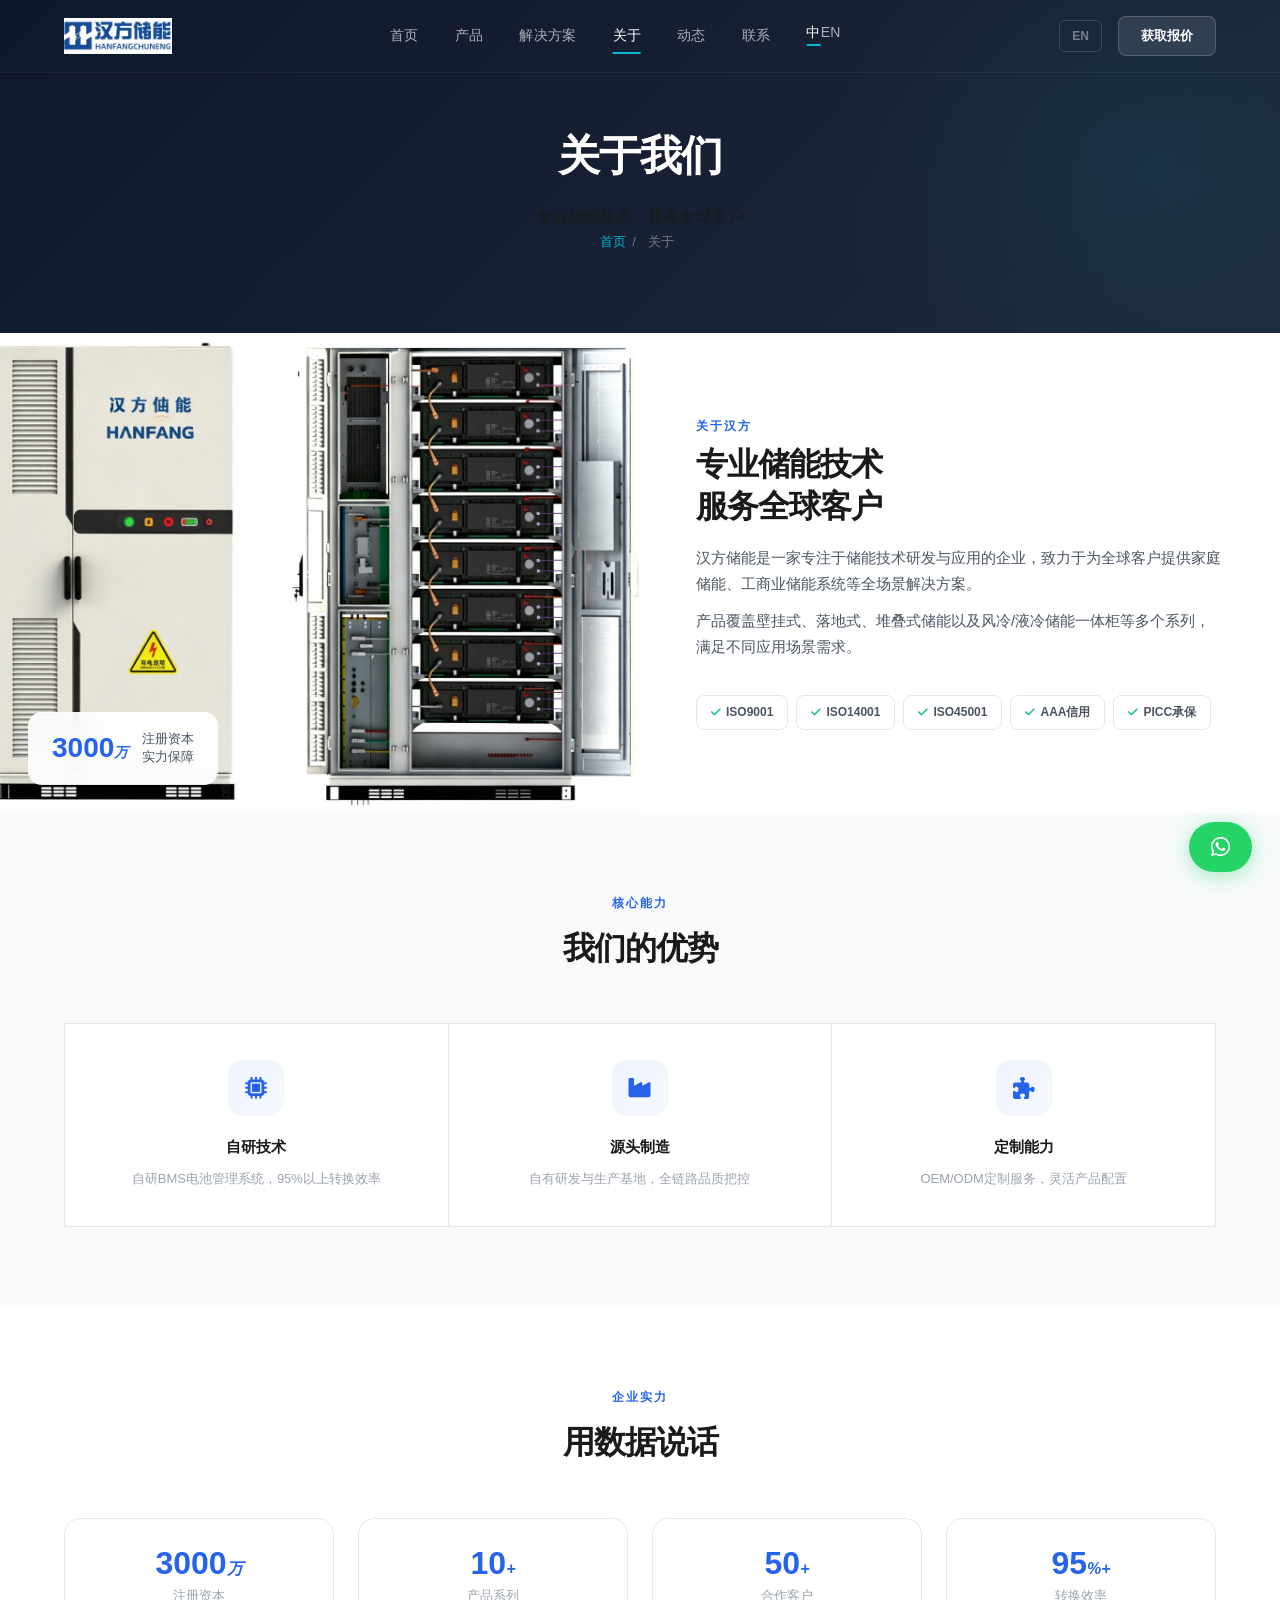
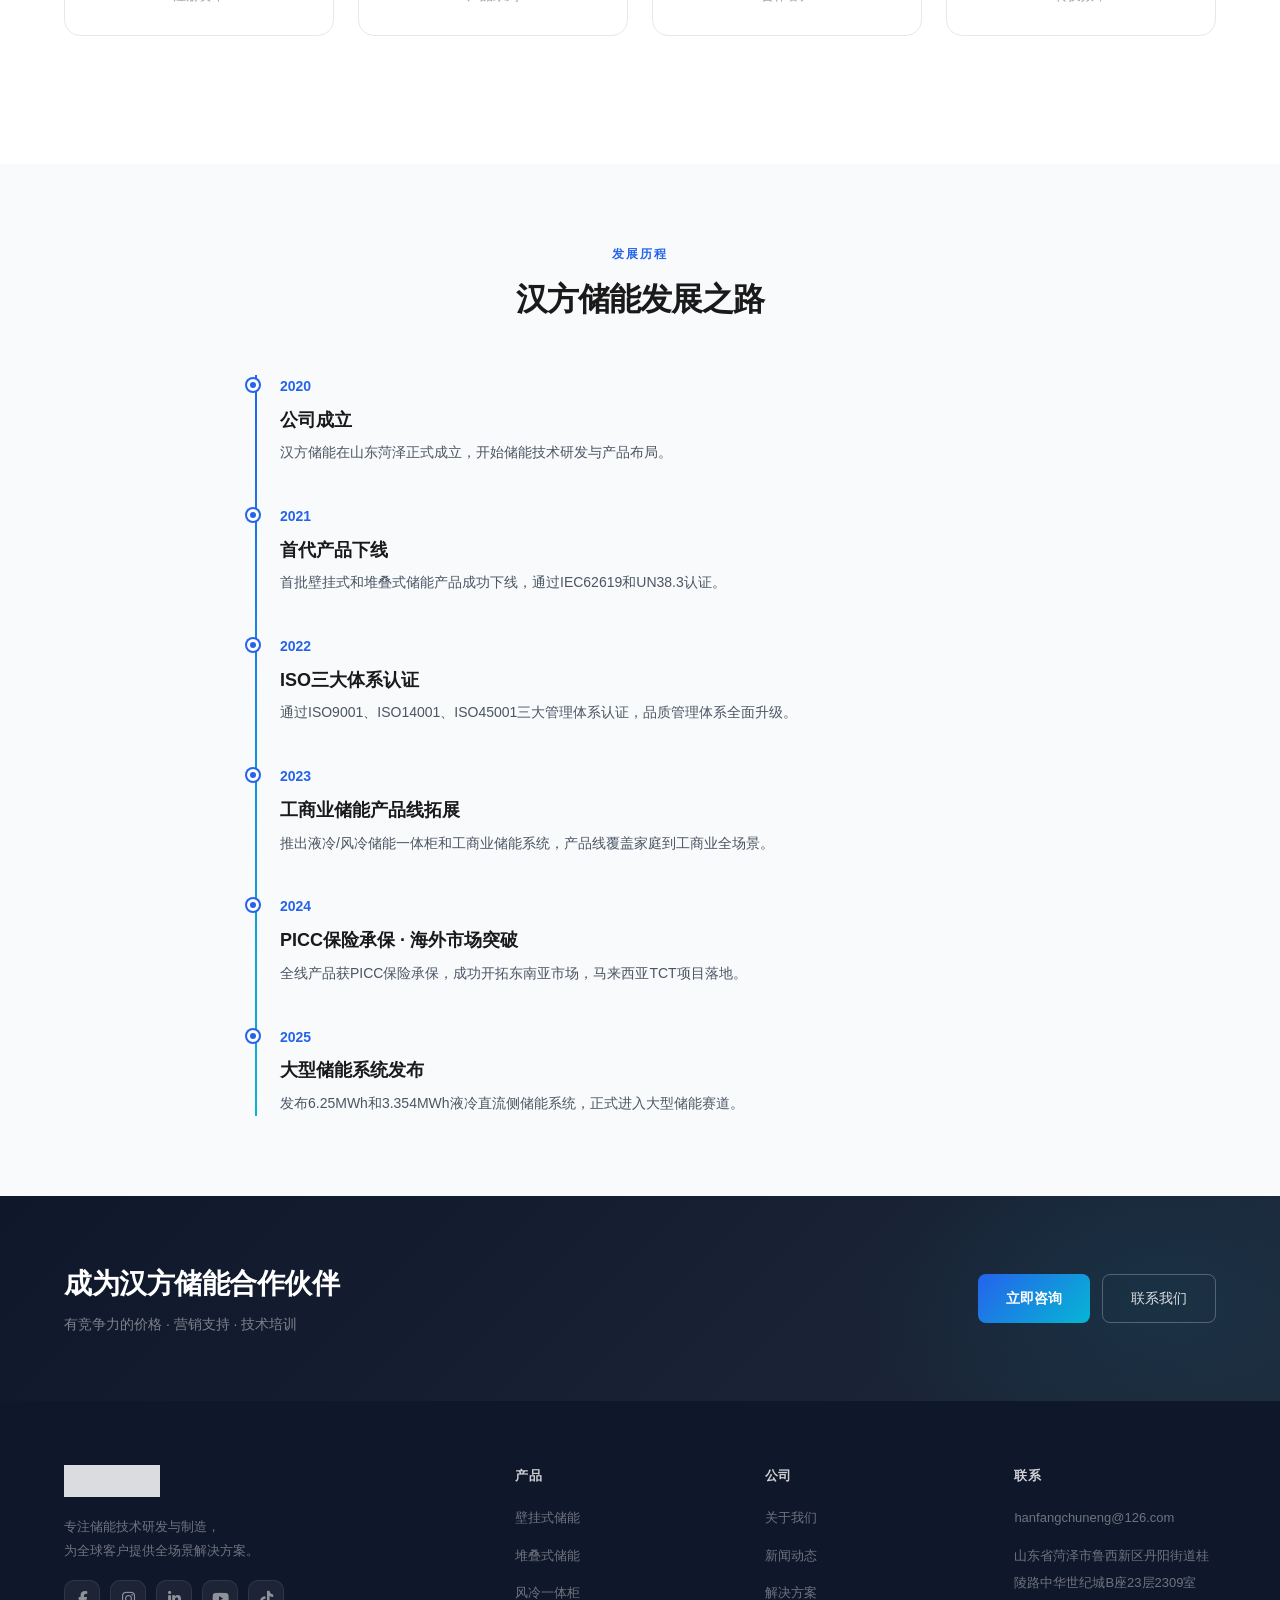
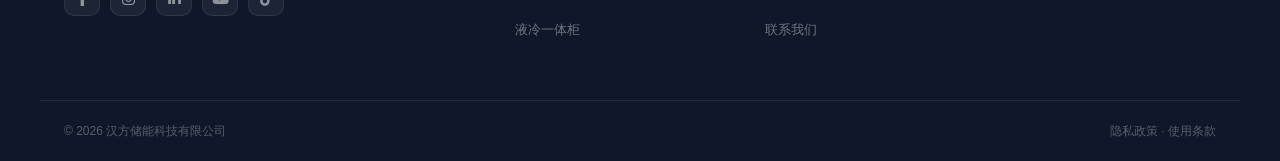
<file: about.html>
<!DOCTYPE html>
<html lang="zh-CN" data-zh-title="关于我们 - 汉方储能" data-en-title="About Us - Hanfang Energy">
<head>
  <meta charset="UTF-8">
  <meta name="viewport" content="width=device-width, initial-scale=1.0">
  <title>关于汉方储能 - 储能系统研发制造商 | ISO9001认证</title>
  <meta name="description" content="汉方储能专注储能技术研发，自有生产基地，3000万注册资本，ISO9001/14001/45001三大体系认证，PICC保险承保。">
  <meta property="og:title" content="关于汉方储能 - 储能系统研发制造商">
  <meta property="og:description" content="汉方储能专注储能技术研发，自有生产基地，3000万注册资本，ISO9001/14001/45001三大体系认证。">
  <meta property="og:image" content="https://www.hanfangenergy.com/images/logo.png">
  <meta property="og:type" content="website">
  <link rel="icon" type="image/png" href="images/logo.png">
  <link rel="alternate" hreflang="zh-CN" href="https://www.hanfangenergy.com/about.html">
  <link rel="alternate" hreflang="en" href="https://www.hanfangenergy.com/en/about.html">
  <link rel="canonical" href="https://www.hanfangenergy.com/about.html">
  <link rel="stylesheet" href="https://cdnjs.cloudflare.com/ajax/libs/font-awesome/6.5.1/css/all.min.css" integrity="sha512-DTOQO9RWCH3ppGqcWaEA1BIZOC6xxalwEsw9c2QQeAIftl+Vegovlnee1c9QX4TctnWMn13TZye+giMm8e2LwA==" crossorigin="anonymous" referrerpolicy="no-referrer">
  <link href="https://fonts.googleapis.cn/css2?family=Inter:wght@300;400;500;600;700;800;900&family=Noto+Sans+SC:wght@300;400;500;700;900&display=swap" rel="stylesheet">
  <link rel="stylesheet" href="css/common.css">
  <style>
    .about-split{display:grid;grid-template-columns:1fr 1fr}
    .about-photo{position:relative;min-height:480px;overflow:hidden}.about-photo img{width:100%;height:100%;object-fit:cover}
    .about-badge{position:absolute;bottom:28px;left:28px;background:rgba(255,255,255,.92);backdrop-filter:blur(12px);padding:18px 24px;border-radius:14px;display:flex;align-items:center;gap:14px}
    .about-badge .n{font-size:28px;font-weight:800;color:var(--accent);line-height:1}.about-badge .n i{font-size:14px;font-weight:600}
    .about-badge .t{font-size:13px;color:var(--ink-2);font-weight:500;line-height:1.4}
    .about-txt{padding:64px 56px;display:flex;flex-direction:column;justify-content:center;background:var(--bg)}
    .about-txt h2{font-size:32px;font-weight:800;line-height:1.3;margin-bottom:18px;letter-spacing:-1px}
    .about-txt p{font-size:15px;color:var(--ink-2);margin-bottom:12px}
    .about-certs{display:flex;gap:8px;margin-top:24px;flex-wrap:wrap}
    .cert-b{font-size:12px;font-weight:600;color:var(--ink-2);border:1px solid var(--border);padding:6px 14px;border-radius:8px;display:flex;align-items:center;gap:5px}.cert-b i{color:#10b981;font-size:11px}
    .icon-grid{display:grid;grid-template-columns:repeat(3,1fr);gap:1px;background:var(--border);border:1px solid var(--border)}
    .icon-box{background:var(--bg);padding:36px 24px;text-align:center}.icon-box .ic{width:56px;height:56px;background:linear-gradient(135deg,rgba(37,99,235,.08),rgba(37,99,235,.04));border-radius:14px;display:flex;align-items:center;justify-content:center;margin:0 auto 18px}.icon-box .ic i{font-size:22px;color:var(--accent)}.icon-box h3{font-size:15px;font-weight:700;margin-bottom:8px}.icon-box p{font-size:13px;color:var(--ink-3);line-height:1.7}
    .timeline{position:relative;max-width:800px;margin:0 auto;padding-left:40px}.timeline::before{content:'';position:absolute;left:15px;top:0;bottom:0;width:2px;background:linear-gradient(180deg,var(--accent),var(--cyan))}.tl-item{position:relative;margin-bottom:40px}.tl-item:last-child{margin-bottom:0}.tl-dot{position:absolute;left:-33px;top:4px;width:12px;height:12px;border-radius:50%;background:var(--accent);border:3px solid var(--bg);box-shadow:0 0 0 2px var(--accent)}.tl-year{font-size:14px;font-weight:700;color:var(--accent);margin-bottom:6px}.tl-item h3{font-size:18px;font-weight:700;margin-bottom:6px}.tl-item p{font-size:14px;color:var(--ink-2);line-height:1.7}
    .stats-row{display:grid;grid-template-columns:repeat(4,1fr);gap:24px;margin-bottom:48px}.stat-card{text-align:center;padding:28px 16px;background:var(--bg);border-radius:16px;border:1px solid var(--border);transition:all .3s}.stat-card:hover{border-color:var(--accent);box-shadow:0 8px 24px rgba(37,99,235,.08)}.stat-card .n{font-size:32px;font-weight:800;color:var(--accent);line-height:1;margin-bottom:6px}.stat-card .l{font-size:13px;color:var(--ink-3);font-weight:500}
    @media(max-width:1024px){.about-split{grid-template-columns:1fr}.about-photo{min-height:300px}.about-txt{padding:48px 32px}.icon-grid{grid-template-columns:repeat(2,1fr)}.stats-row{grid-template-columns:repeat(2,1fr)}}
    @media(max-width:768px){.about-txt{padding:28px 16px}.about-txt h2{font-size:24px}.about-txt p{font-size:14px}.icon-grid{grid-template-columns:1fr;gap:12px}.icon-box{padding:24px 16px}.stats-row{grid-template-columns:repeat(2,1fr);gap:10px}.stat-card{padding:20px 12px}.stat-card .n{font-size:26px}.timeline{padding-left:28px}.timeline-item{padding-left:20px}.timeline-item h3{font-size:16px}}
  </style>
</head>
<body>
  <header class="hd" id="hd">
    <div class="hd-in">
      <a href="index.html" class="hd-logo"><img src="images/logo.png" alt="汉方储能"></a>
      <nav class="hd-nav">
        <a href="index.html" data-zh="首页" data-en="Home">首页</a>
        <a href="products.html" data-zh="产品" data-en="Products">产品</a>
        <a href="solutions.html" data-zh="解决方案" data-en="Solutions">解决方案</a>
        <a href="about.html" class="on" data-zh="关于" data-en="About">关于</a>
        <a href="news.html" data-zh="动态" data-en="News">动态</a>
        <a href="contact.html" data-zh="联系" data-en="Contact">联系</a>
        <div class="mob-lang"><a href="about.html" class="on">中</a><a href="en/about.html">EN</a></div>
      </nav>
      <div class="hd-r">
        <div class="lang-sw"><a href="en/about.html" class="lang-btn">EN</a></div>
        <a href="contact.html" class="hd-cta" data-zh="获取报价" data-en="Get Quote">获取报价</a>
      </div>
      <button class="mob-tog"><i class="fas fa-bars"></i></button>
    </div>
  </header>

  <section class="page-hero">
    <div class="mw">
      <h1 data-zh="关于我们" data-en="About Us">关于我们</h1>
      <p data-zh="专业储能技术，服务全球客户" data-en="Professional energy storage for global customers">专业储能技术，服务全球客户</p>
      <div class="breadcrumb"><a href="index.html" data-zh="首页" data-en="Home">首页</a><span>/</span><span data-zh="关于" data-en="About">关于</span></div>
    </div>
  </section>

  <section class="sec" style="padding:0">
    <div class="about-split">
      <div class="about-photo fade">
        <img src="images/img-liquid-dc.png" alt="汉方储能">
        <div class="about-badge">
          <div class="n">3000<i>万</i></div>
          <div class="t" data-zh="注册资本<br>实力保障" data-en="Registered Capital<br>Strength Guarantee">注册资本<br>实力保障</div>
        </div>
      </div>
      <div class="about-txt fade">
        <div class="sec-lbl" data-zh="关于汉方" data-en="About Hanfang">关于汉方</div>
        <h2 data-zh="专业储能技术<br>服务全球客户" data-en="Professional ESS<br>For Global Customers">专业储能技术<br>服务全球客户</h2>
        <p data-zh="汉方储能是一家专注于储能技术研发与应用的企业，致力于为全球客户提供家庭储能、工商业储能系统等全场景解决方案。" data-en="Hanfang Energy is focused on energy storage R&D, providing residential and C&I energy storage solutions for global customers.">汉方储能是一家专注于储能技术研发与应用的企业，致力于为全球客户提供家庭储能、工商业储能系统等全场景解决方案。</p>
        <p data-zh="产品覆盖壁挂式、落地式、堆叠式储能以及风冷/液冷储能一体柜等多个系列，满足不同应用场景需求。" data-en="Products cover wall-mounted, floor-standing, stackable ESS, and air/liquid-cooled cabinets for various applications.">产品覆盖壁挂式、落地式、堆叠式储能以及风冷/液冷储能一体柜等多个系列，满足不同应用场景需求。</p>
        <div class="about-certs">
          <span class="cert-b"><i class="fas fa-check"></i> ISO9001</span>
          <span class="cert-b"><i class="fas fa-check"></i> ISO14001</span>
          <span class="cert-b"><i class="fas fa-check"></i> ISO45001</span>
          <span class="cert-b"><i class="fas fa-check"></i> <span data-zh="AAA信用" data-en="AAA Credit">AAA信用</span></span>
          <span class="cert-b"><i class="fas fa-check"></i> <span data-zh="PICC承保" data-en="PICC Insured">PICC承保</span></span>
        </div>
      </div>
    </div>
  </section>

  <section class="sec sec-soft">
    <div class="mw">
      <div style="text-align:center;margin-bottom:48px" class="fade">
        <div class="sec-lbl" data-zh="核心能力" data-en="Capabilities">核心能力</div>
        <h2 style="font-size:32px;font-weight:800;letter-spacing:-1px" data-zh="我们的优势" data-en="Our Strengths">我们的优势</h2>
      </div>
      <div class="icon-grid fade">
        <div class="icon-box">
          <div class="ic"><i class="fas fa-microchip"></i></div>
          <h3 data-zh="自研技术" data-en="In-house R&D">自研技术</h3>
          <p data-zh="自研BMS电池管理系统，95%以上转换效率" data-en="Proprietary BMS, 95%+ conversion efficiency">自研BMS电池管理系统，95%以上转换效率</p>
        </div>
        <div class="icon-box">
          <div class="ic"><i class="fas fa-industry"></i></div>
          <h3 data-zh="源头制造" data-en="Manufacturing">源头制造</h3>
          <p data-zh="自有研发与生产基地，全链路品质把控" data-en="Own R&D and production base, full quality control">自有研发与生产基地，全链路品质把控</p>
        </div>
        <div class="icon-box">
          <div class="ic"><i class="fas fa-puzzle-piece"></i></div>
          <h3 data-zh="定制能力" data-en="OEM/ODM">定制能力</h3>
          <p data-zh="OEM/ODM定制服务，灵活产品配置" data-en="OEM/ODM services, flexible product configuration">OEM/ODM定制服务，灵活产品配置</p>
        </div>
      </div>
    </div>
  </section>

  <section class="sec">
    <div class="mw">
      <div style="text-align:center;margin-bottom:48px" class="fade">
        <div class="sec-lbl" data-zh="企业实力" data-en="Company Strength">企业实力</div>
        <h2 style="font-size:32px;font-weight:800;letter-spacing:-1px" data-zh="用数据说话" data-en="Numbers That Matter">用数据说话</h2>
      </div>
      <div class="stats-row fade">
        <div class="stat-card"><div class="n">3000<i style="font-size:16px;font-weight:600">万</i></div><div class="l" data-zh="注册资本" data-en="Registered Capital">注册资本</div></div>
        <div class="stat-card"><div class="n">10<i style="font-size:16px;font-weight:600">+</i></div><div class="l" data-zh="产品系列" data-en="Product Lines">产品系列</div></div>
        <div class="stat-card"><div class="n">50<i style="font-size:16px;font-weight:600">+</i></div><div class="l" data-zh="合作客户" data-en="Partners">合作客户</div></div>
        <div class="stat-card"><div class="n">95<i style="font-size:16px;font-weight:600">%+</i></div><div class="l" data-zh="转换效率" data-en="Efficiency">转换效率</div></div>
      </div>
    </div>
  </section>

  <section class="sec sec-soft">
    <div class="mw">
      <div style="text-align:center;margin-bottom:48px" class="fade">
        <div class="sec-lbl" data-zh="发展历程" data-en="Milestones">发展历程</div>
        <h2 style="font-size:32px;font-weight:800;letter-spacing:-1px" data-zh="汉方储能发展之路" data-en="Our Journey">汉方储能发展之路</h2>
      </div>
      <div class="timeline fade">
        <div class="tl-item">
          <div class="tl-dot"></div>
          <div class="tl-year">2020</div>
          <h3 data-zh="公司成立" data-en="Company Founded">公司成立</h3>
          <p data-zh="汉方储能在山东菏泽正式成立，开始储能技术研发与产品布局。" data-en="Hanfang Energy was officially founded in Heze, Shandong, beginning ESS R&D and product development.">汉方储能在山东菏泽正式成立，开始储能技术研发与产品布局。</p>
        </div>
        <div class="tl-item">
          <div class="tl-dot"></div>
          <div class="tl-year">2021</div>
          <h3 data-zh="首代产品下线" data-en="First Products Launched">首代产品下线</h3>
          <p data-zh="首批壁挂式和堆叠式储能产品成功下线，通过IEC62619和UN38.3认证。" data-en="First wall-mounted and stackable ESS products launched, certified with IEC62619 and UN38.3.">首批壁挂式和堆叠式储能产品成功下线，通过IEC62619和UN38.3认证。</p>
        </div>
        <div class="tl-item">
          <div class="tl-dot"></div>
          <div class="tl-year">2022</div>
          <h3 data-zh="ISO三大体系认证" data-en="ISO Triple Certification">ISO三大体系认证</h3>
          <p data-zh="通过ISO9001、ISO14001、ISO45001三大管理体系认证，品质管理体系全面升级。" data-en="Achieved ISO9001, ISO14001, ISO45001 triple certification, upgrading quality management system.">通过ISO9001、ISO14001、ISO45001三大管理体系认证，品质管理体系全面升级。</p>
        </div>
        <div class="tl-item">
          <div class="tl-dot"></div>
          <div class="tl-year">2023</div>
          <h3 data-zh="工商业储能产品线拓展" data-en="C&I Product Line Expansion">工商业储能产品线拓展</h3>
          <p data-zh="推出液冷/风冷储能一体柜和工商业储能系统，产品线覆盖家庭到工商业全场景。" data-en="Launched liquid/air-cooled ESS cabinets and C&I systems, covering residential to C&I scenarios.">推出液冷/风冷储能一体柜和工商业储能系统，产品线覆盖家庭到工商业全场景。</p>
        </div>
        <div class="tl-item">
          <div class="tl-dot"></div>
          <div class="tl-year">2024</div>
          <h3 data-zh="PICC保险承保 · 海外市场突破" data-en="PICC Insurance · Overseas Expansion">PICC保险承保 · 海外市场突破</h3>
          <p data-zh="全线产品获PICC保险承保，成功开拓东南亚市场，马来西亚TCT项目落地。" data-en="All products covered by PICC insurance, successfully entered Southeast Asia market with Malaysia TCT project.">全线产品获PICC保险承保，成功开拓东南亚市场，马来西亚TCT项目落地。</p>
        </div>
        <div class="tl-item">
          <div class="tl-dot"></div>
          <div class="tl-year">2025</div>
          <h3 data-zh="大型储能系统发布" data-en="Large-Scale ESS Launch">大型储能系统发布</h3>
          <p data-zh="发布6.25MWh和3.354MWh液冷直流侧储能系统，正式进入大型储能赛道。" data-en="Released 6.25MWh and 3.354MWh liquid-cooled DC-side ESS, entering the large-scale storage market.">发布6.25MWh和3.354MWh液冷直流侧储能系统，正式进入大型储能赛道。</p>
        </div>
      </div>
    </div>
  </section>

  <div class="cta-band">
    <div class="cta-in">
      <div>
        <h2 data-zh="成为汉方储能合作伙伴" data-en="Become a Hanfang Partner">成为汉方储能合作伙伴</h2>
        <p data-zh="有竞争力的价格 · 营销支持 · 技术培训" data-en="Competitive Pricing · Marketing Support · Technical Training">有竞争力的价格 · 营销支持 · 技术培训</p>
      </div>
      <div class="cta-btns">
        <a href="contact.html" class="btn-p" data-zh="立即咨询" data-en="Inquire Now">立即咨询</a>
        <a href="contact.html" class="btn-o" data-zh="联系我们" data-en="Contact Us">联系我们</a>
      </div>
    </div>
  </div>

  <footer class="ft">
    <div class="ft-grid">
      <div class="ft-brand">
        <img src="images/logo.png" alt="汉方储能" style="filter:brightness(0) invert(1);opacity:.85">
        <p data-zh="专注储能技术研发与制造，<br>为全球客户提供全场景解决方案。" data-en="Focused on energy storage R&D and manufacturing,<br>providing total solutions for global customers.">专注储能技术研发与制造，<br>为全球客户提供全场景解决方案。</p>
        <div class="ft-social"><a href="#" class="soc-fb" target="_blank" title="Facebook"><i class="fab fa-facebook-f"></i></a><a href="#" class="soc-ig" target="_blank" title="Instagram"><i class="fab fa-instagram"></i></a><a href="#" class="soc-li" target="_blank" title="LinkedIn"><i class="fab fa-linkedin-in"></i></a><a href="#" class="soc-yt" target="_blank" title="YouTube"><i class="fab fa-youtube"></i></a><a href="#" class="soc-tk" target="_blank" title="TikTok"><i class="fab fa-tiktok"></i></a></div>
      </div>
      <div class="ft-col"><h4 data-zh="产品" data-en="Products">产品</h4><ul><li><a href="products.html" data-zh="壁挂式储能" data-en="Wall-Mounted ESS">壁挂式储能</a></li><li><a href="products.html" data-zh="堆叠式储能" data-en="Stackable ESS">堆叠式储能</a></li><li><a href="products.html" data-zh="风冷一体柜" data-en="Air-Cooled Cabinet">风冷一体柜</a></li><li><a href="products.html" data-zh="液冷一体柜" data-en="Liquid-Cooled Cabinet">液冷一体柜</a></li></ul></div>
      <div class="ft-col"><h4 data-zh="公司" data-en="Company">公司</h4><ul><li><a href="about.html" data-zh="关于我们" data-en="About Us">关于我们</a></li><li><a href="news.html" data-zh="新闻动态" data-en="News">新闻动态</a></li><li><a href="solutions.html" data-zh="解决方案" data-en="Solutions">解决方案</a></li><li><a href="contact.html" data-zh="联系我们" data-en="Contact Us">联系我们</a></li></ul></div>
      <div class="ft-col"><h4 data-zh="联系" data-en="Contact">联系</h4><ul><li><a href="mailto:hanfangchuneng@126.com">hanfangchuneng@126.com</a></li><li><a href="https://maps.google.com/?q=35.2505,115.5020" target="_blank" data-zh="山东省菏泽市鲁西新区丹阳街道桂陵路中华世纪城B座23层2309室" data-en="Rm 2309, 23F, Bldg B, Zhonghua Century City, Guilin Rd, Heze, Shandong, China">山东省菏泽市鲁西新区丹阳街道桂陵路中华世纪城B座23层2309室</a></li></ul></div>
    </div>
    <div class="ft-btm">
      <span data-zh="© 2026 汉方储能科技有限公司" data-en="© 2026 Hanfang Energy Storage Co., Ltd.">© 2026 汉方储能科技有限公司</span>
      <span data-zh="隐私政策 · 使用条款" data-en="Privacy Policy · Terms of Service">隐私政策 · 使用条款</span>
    </div>
  </footer>
  <script src="js/common.js"></script>
  <a href="https://wa.me/8619824338126" target="_blank" class="wa-float"><i class="fab fa-whatsapp"></i><span class="wa-label">WhatsApp</span></a>
</body>
</html>
</file>
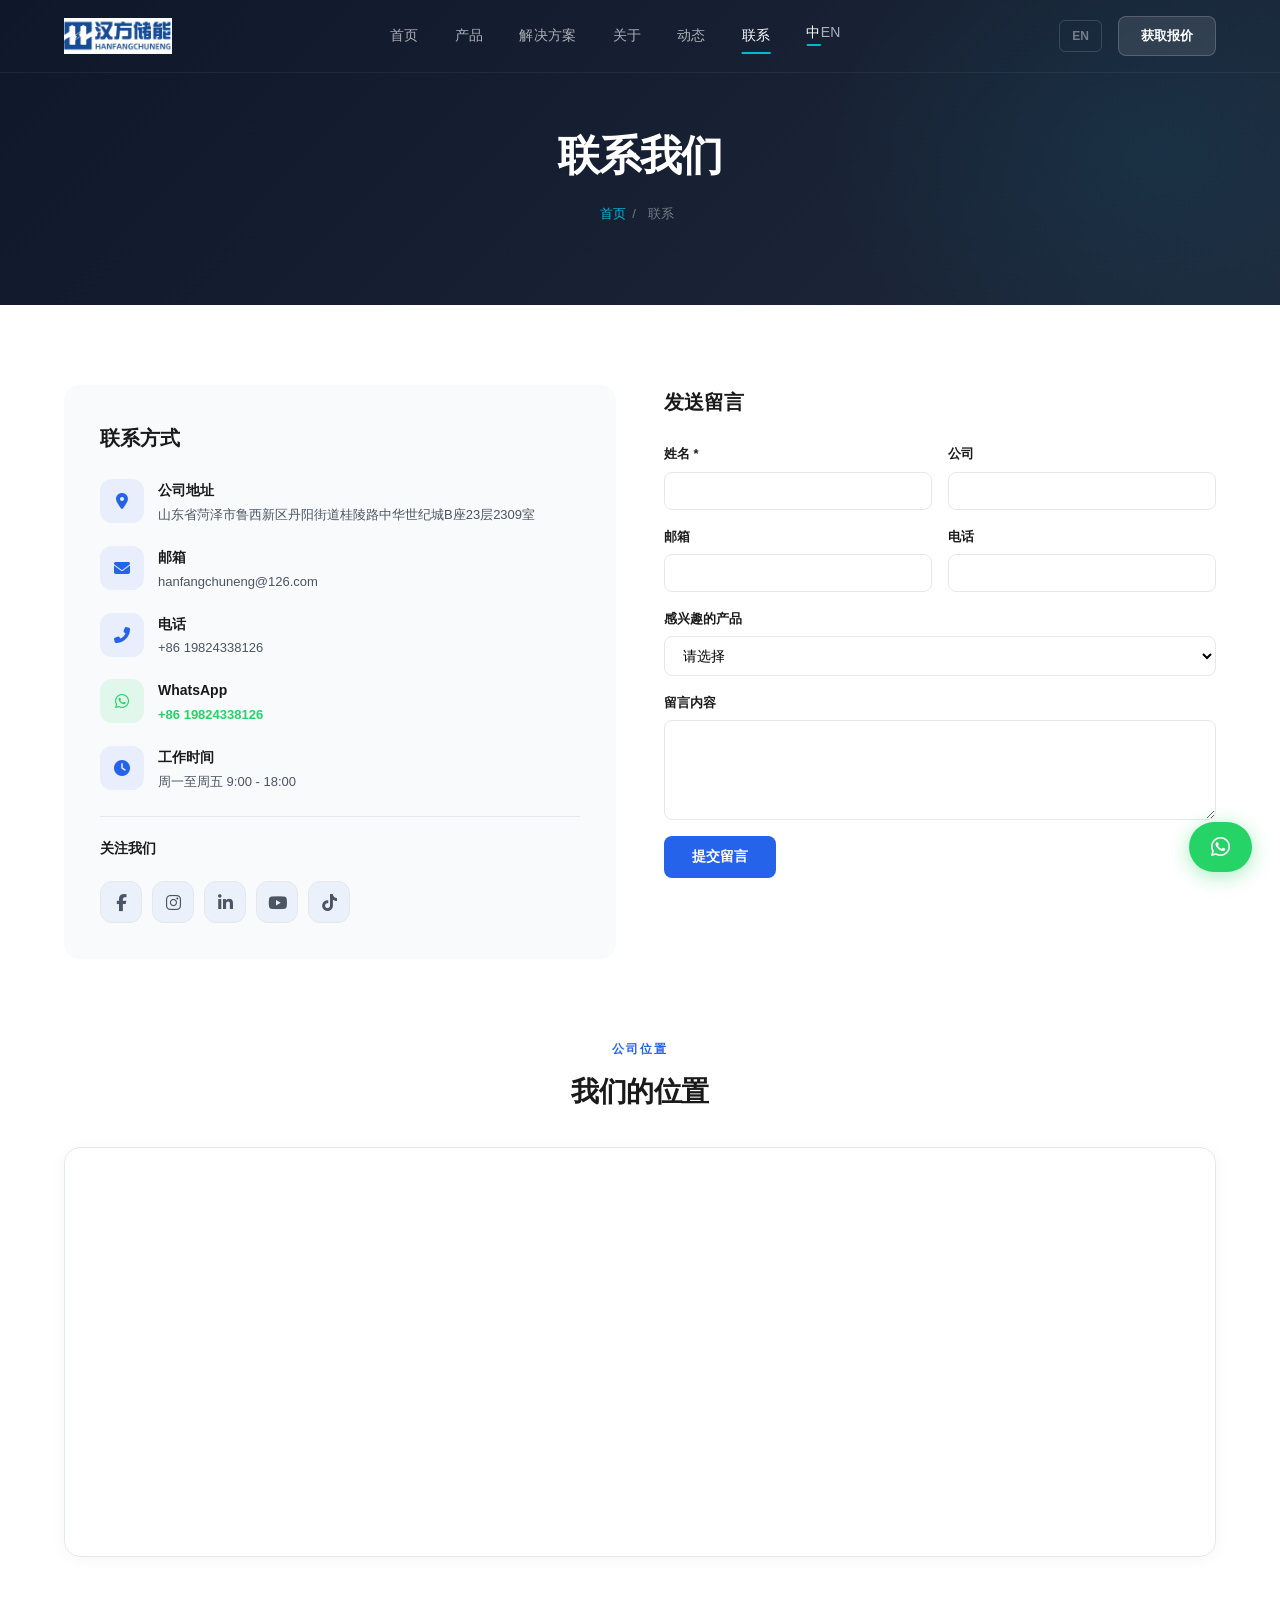
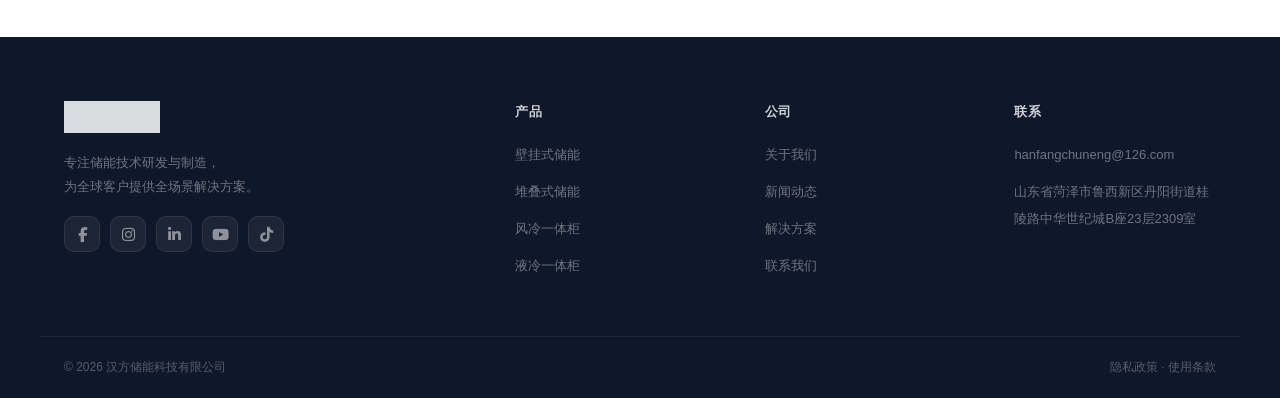
<file: contact.html>
<!DOCTYPE html>
<html lang="zh-CN" data-zh-title="联系我们 - 汉方储能" data-en-title="Contact Us - Hanfang Energy">
<head>
  <meta charset="UTF-8">
  <meta name="viewport" content="width=device-width, initial-scale=1.0">
  <title>联系我们 - 获取储能产品报价 | 汉方储能</title>
  <meta name="description" content="联系汉方储能获取产品报价，地址：山东省菏泽市鲁西新区，邮箱：hanfangchuneng@126.com。">
  <meta property="og:title" content="联系我们 - 汉方储能">
  <meta property="og:description" content="联系汉方储能获取产品报价，地址：山东省菏泽市鲁西新区，邮箱：hanfangchuneng@126.com。">
  <meta property="og:image" content="https://www.hanfangenergy.com/images/logo.png">
  <meta property="og:type" content="website">
  <link rel="icon" type="image/png" href="images/logo.png">
  <link rel="alternate" hreflang="zh-CN" href="https://www.hanfangenergy.com/contact.html">
  <link rel="alternate" hreflang="en" href="https://www.hanfangenergy.com/en/contact.html">
  <link rel="canonical" href="https://www.hanfangenergy.com/contact.html">
  <link rel="stylesheet" href="https://cdnjs.cloudflare.com/ajax/libs/font-awesome/6.5.1/css/all.min.css" integrity="sha512-DTOQO9RWCH3ppGqcWaEA1BIZOC6xxalwEsw9c2QQeAIftl+Vegovlnee1c9QX4TctnWMn13TZye+giMm8e2LwA==" crossorigin="anonymous" referrerpolicy="no-referrer">
  <link href="https://fonts.googleapis.cn/css2?family=Inter:wght@300;400;500;600;700;800;900&family=Noto+Sans+SC:wght@300;400;500;700;900&display=swap" rel="stylesheet">
  <link rel="stylesheet" href="css/common.css">
  <style>
    .contact-grid{display:grid;grid-template-columns:1fr 1fr;gap:48px}
    .contact-info-card{background:var(--bg-soft);border-radius:16px;padding:36px}
    .contact-info-card h3{font-size:20px;font-weight:700;margin-bottom:24px}
    .contact-item{display:flex;gap:14px;margin-bottom:20px}
    .contact-item .ci-icon{width:44px;height:44px;background:rgba(37,99,235,.08);border-radius:12px;display:flex;align-items:center;justify-content:center;flex-shrink:0;color:var(--accent);font-size:16px}
    .contact-item h4{font-size:14px;font-weight:600;margin-bottom:2px}
    .contact-item p{font-size:13px;color:var(--ink-2);line-height:1.6}
    .contact-form{display:flex;flex-direction:column;gap:16px}
    .form-group{display:flex;flex-direction:column;gap:6px}
    .form-group label{font-size:13px;font-weight:600;color:var(--ink)}
    .form-group input,.form-group textarea,.form-group select{padding:10px 14px;border:1.5px solid var(--border);border-radius:8px;font-size:14px;font-family:var(--ff);transition:border-color .2s;background:var(--bg)}
    .form-group input:focus,.form-group textarea:focus{outline:none;border-color:var(--accent)}
    .form-group textarea{resize:vertical;min-height:100px}
    .form-row{display:grid;grid-template-columns:1fr 1fr;gap:16px}
    .btn-submit{padding:12px 28px;background:var(--accent);color:#fff;border:none;border-radius:8px;font-size:14px;font-weight:600;cursor:pointer;font-family:var(--ff);transition:background .2s;align-self:flex-start}
    .btn-submit:hover{background:var(--accent-h)}
    @media(max-width:1024px){.contact-grid{grid-template-columns:1fr}}
    @media(max-width:768px){.form-row{grid-template-columns:1fr}.contact-grid{gap:24px}.contact-info{padding:24px 16px}.contact-info h3{font-size:20px}.contact-form{padding:24px 16px}.form-group input,.form-group select,.form-group textarea{padding:10px 14px;font-size:14px}}
  </style>
</head>
<body>
  <header class="hd" id="hd">
    <div class="hd-in">
      <a href="index.html" class="hd-logo"><img src="images/logo.png" alt="汉方储能"></a>
      <nav class="hd-nav">
        <a href="index.html" data-zh="首页" data-en="Home">首页</a>
        <a href="products.html" data-zh="产品" data-en="Products">产品</a>
        <a href="solutions.html" data-zh="解决方案" data-en="Solutions">解决方案</a>
        <a href="about.html" data-zh="关于" data-en="About">关于</a>
        <a href="news.html" data-zh="动态" data-en="News">动态</a>
        <a href="contact.html" class="on" data-zh="联系" data-en="Contact">联系</a>
        <div class="mob-lang"><a href="contact.html" class="on">中</a><a href="en/contact.html">EN</a></div>
      </nav>
      <div class="hd-r">
        <div class="lang-sw"><a href="en/contact.html" class="lang-btn">EN</a></div>
        <a href="contact.html" class="hd-cta" data-zh="获取报价" data-en="Get Quote">获取报价</a>
      </div>
      <button class="mob-tog"><i class="fas fa-bars"></i></button>
    </div>
  </header>

  <section class="page-hero">
    <div class="mw">
      <h1 data-zh="联系我们" data-en="Contact Us">联系我们</h1>
      <div class="breadcrumb"><a href="index.html" data-zh="首页" data-en="Home">首页</a><span>/</span><span data-zh="联系" data-en="Contact">联系</span></div>
    </div>
  </section>

  <section class="sec">
    <div class="mw">
      <div class="contact-grid">
        <div class="contact-info-card fade">
          <h3 data-zh="联系方式" data-en="Contact Information">联系方式</h3>
          <div class="contact-item">
            <div class="ci-icon"><i class="fas fa-map-marker-alt"></i></div>
            <div>
              <h4 data-zh="公司地址" data-en="Address">公司地址</h4>
              <p data-zh="山东省菏泽市鲁西新区丹阳街道桂陵路中华世纪城B座23层2309室" data-en="Rm 2309, 23F, Bldg B, Zhonghua Century City, Guilin Rd, Danang St, Luxi New District, Heze, Shandong, China">山东省菏泽市鲁西新区丹阳街道桂陵路中华世纪城B座23层2309室</p>
            </div>
          </div>
          <div class="contact-item">
            <div class="ci-icon"><i class="fas fa-envelope"></i></div>
            <div>
              <h4 data-zh="邮箱" data-en="Email">邮箱</h4>
              <p>hanfangchuneng@126.com</p>
            </div>
          </div>
          <div class="contact-item">
            <div class="ci-icon"><i class="fas fa-phone-alt"></i></div>
            <div>
              <h4 data-zh="电话" data-en="Phone">电话</h4>
              <p>+86 19824338126</p>
            </div>
          </div>
          <div class="contact-item">
            <div class="ci-icon" style="background:rgba(37,211,102,.1);color:#25D366"><i class="fab fa-whatsapp"></i></div>
            <div>
              <h4>WhatsApp</h4>
              <p><a href="https://wa.me/8619824338126" target="_blank" style="color:#25D366;font-weight:600">+86 19824338126</a></p>
            </div>
          </div>
          <div class="contact-item">
            <div class="ci-icon"><i class="fas fa-clock"></i></div>
            <div>
              <h4 data-zh="工作时间" data-en="Business Hours">工作时间</h4>
              <p data-zh="周一至周五 9:00 - 18:00" data-en="Mon - Fri 9:00 - 18:00">周一至周五 9:00 - 18:00</p>
            </div>
          </div>
          <div style="margin-top:24px;padding-top:20px;border-top:1px solid var(--border)">
            <h4 style="font-size:14px;font-weight:600;margin-bottom:12px" data-zh="关注我们" data-en="Follow Us">关注我们</h4>
            <div class="ci-social"><a href="#" class="soc-fb" target="_blank" title="Facebook"><i class="fab fa-facebook-f"></i></a><a href="#" class="soc-ig" target="_blank" title="Instagram"><i class="fab fa-instagram"></i></a><a href="#" class="soc-li" target="_blank" title="LinkedIn"><i class="fab fa-linkedin-in"></i></a><a href="#" class="soc-yt" target="_blank" title="YouTube"><i class="fab fa-youtube"></i></a><a href="#" class="soc-tk" target="_blank" title="TikTok"><i class="fab fa-tiktok"></i></a></div>
          </div>
        </div>
        <div class="fade">
          <form class="contact-form" onsubmit="event.preventDefault();alert(currentLang==='zh'?'感谢您的留言，我们将尽快回复！':'Thank you! We will reply soon!')">
            <h3 style="font-size:20px;font-weight:700;margin-bottom:8px" data-zh="发送留言" data-en="Send Message">发送留言</h3>
            <div class="form-row">
              <div class="form-group">
                <label data-zh="姓名 *" data-en="Name *">姓名 *</label>
                <input type="text" required>
              </div>
              <div class="form-group">
                <label data-zh="公司" data-en="Company">公司</label>
                <input type="text">
              </div>
            </div>
            <div class="form-row">
              <div class="form-group">
                <label data-zh="邮箱" data-en="Email">邮箱</label>
                <input type="email">
              </div>
              <div class="form-group">
                <label data-zh="电话" data-en="Phone">电话</label>
                <input type="text">
              </div>
            </div>
            <div class="form-group">
              <label data-zh="感兴趣的产品" data-en="Product of Interest">感兴趣的产品</label>
              <select>
                <option value="" data-zh="请选择" data-en="Please select">请选择</option>
                <option value="wall" data-zh="壁挂式储能" data-en="Wall-Mounted ESS">壁挂式储能</option>
                <option value="stack" data-zh="堆叠式储能" data-en="Stackable ESS">堆叠式储能</option>
                <option value="air" data-zh="风冷一体柜" data-en="Air-Cooled Cabinet">风冷一体柜</option>
                <option value="liquid" data-zh="液冷一体柜" data-en="Liquid-Cooled Cabinet">液冷一体柜</option>
                <option value="oem" data-zh="OEM/ODM合作" data-en="OEM/ODM Cooperation">OEM/ODM合作</option>
              </select>
            </div>
            <div class="form-group">
              <label data-zh="留言内容" data-en="Message">留言内容</label>
              <textarea rows="4"></textarea>
            </div>
            <button type="submit" class="btn-submit" data-zh="提交留言" data-en="Submit">提交留言</button>
          </form>
        </div>
      </div>
    </div>
  </section>

  <section class="sec" style="padding-top:0">
    <div class="mw">
      <div style="text-align:center;margin-bottom:32px" class="fade">
        <div class="sec-lbl" data-zh="公司位置" data-en="Location">公司位置</div>
        <h2 style="font-size:28px;font-weight:800;letter-spacing:-.5px" data-zh="我们的位置" data-en="Our Location">我们的位置</h2>
      </div>
      <div class="fade" style="border-radius:16px;overflow:hidden;border:1px solid var(--border);box-shadow:0 2px 16px rgba(0,0,0,.04)">
        <iframe src="https://www.openstreetmap.org/export/embed.html?bbox=115.45%2C35.22%2C115.55%2C35.28&layer=mapnik&marker=35.2505%2C115.5020" style="width:100%;height:400px;border:none" loading="lazy" title="汉方储能位置地图"></iframe>
      </div>
    </div>
  </section>

  <footer class="ft">
    <div class="ft-grid">
      <div class="ft-brand"><img src="images/logo.png" alt="汉方储能" style="filter:brightness(0) invert(1);opacity:.85"><p data-zh="专注储能技术研发与制造，<br>为全球客户提供全场景解决方案。" data-en="Focused on energy storage R&D and manufacturing,<br>providing total solutions for global customers.">专注储能技术研发与制造，<br>为全球客户提供全场景解决方案。</p><div class="ft-social"><a href="#" class="soc-fb" target="_blank" title="Facebook"><i class="fab fa-facebook-f"></i></a><a href="#" class="soc-ig" target="_blank" title="Instagram"><i class="fab fa-instagram"></i></a><a href="#" class="soc-li" target="_blank" title="LinkedIn"><i class="fab fa-linkedin-in"></i></a><a href="#" class="soc-yt" target="_blank" title="YouTube"><i class="fab fa-youtube"></i></a><a href="#" class="soc-tk" target="_blank" title="TikTok"><i class="fab fa-tiktok"></i></a></div></div>
      <div class="ft-col"><h4 data-zh="产品" data-en="Products">产品</h4><ul><li><a href="products.html" data-zh="壁挂式储能" data-en="Wall-Mounted ESS">壁挂式储能</a></li><li><a href="products.html" data-zh="堆叠式储能" data-en="Stackable ESS">堆叠式储能</a></li><li><a href="products.html" data-zh="风冷一体柜" data-en="Air-Cooled Cabinet">风冷一体柜</a></li><li><a href="products.html" data-zh="液冷一体柜" data-en="Liquid-Cooled Cabinet">液冷一体柜</a></li></ul></div>
      <div class="ft-col"><h4 data-zh="公司" data-en="Company">公司</h4><ul><li><a href="about.html" data-zh="关于我们" data-en="About Us">关于我们</a></li><li><a href="news.html" data-zh="新闻动态" data-en="News">新闻动态</a></li><li><a href="solutions.html" data-zh="解决方案" data-en="Solutions">解决方案</a></li><li><a href="contact.html" data-zh="联系我们" data-en="Contact Us">联系我们</a></li></ul></div>
      <div class="ft-col"><h4 data-zh="联系" data-en="Contact">联系</h4><ul><li><a href="mailto:hanfangchuneng@126.com">hanfangchuneng@126.com</a></li><li><a href="https://maps.google.com/?q=35.2505,115.5020" target="_blank" data-zh="山东省菏泽市鲁西新区丹阳街道桂陵路中华世纪城B座23层2309室" data-en="Rm 2309, 23F, Bldg B, Zhonghua Century City, Guilin Rd, Heze, Shandong, China">山东省菏泽市鲁西新区丹阳街道桂陵路中华世纪城B座23层2309室</a></li></ul></div>
    </div>
    <div class="ft-btm"><span data-zh="© 2026 汉方储能科技有限公司" data-en="© 2026 Hanfang Energy Storage Co., Ltd.">© 2026 汉方储能科技有限公司</span><span data-zh="隐私政策 · 使用条款" data-en="Privacy Policy · Terms of Service">隐私政策 · 使用条款</span></div>
  </footer>
  <script src="js/common.js"></script>
  <a href="https://wa.me/8619824338126" target="_blank" class="wa-float"><i class="fab fa-whatsapp"></i><span class="wa-label">WhatsApp</span></a>
</body>
</html>
</file>
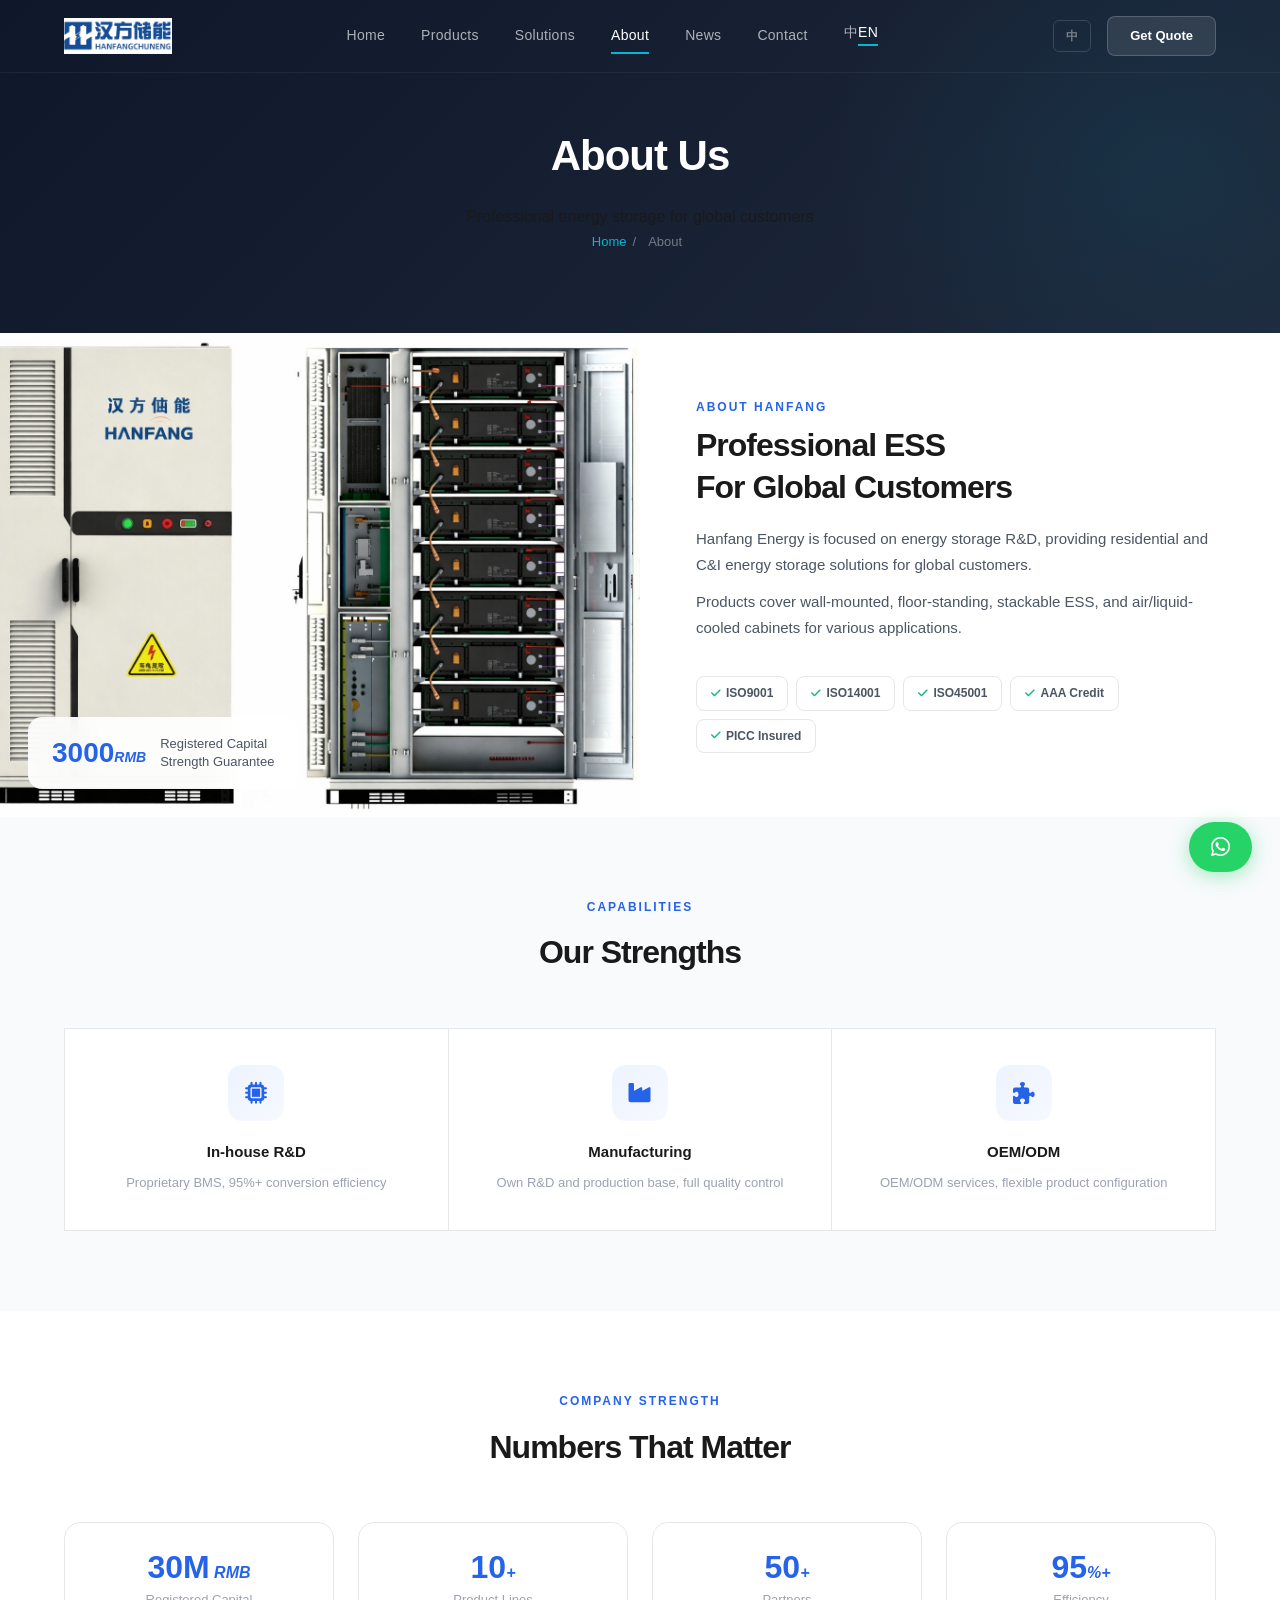
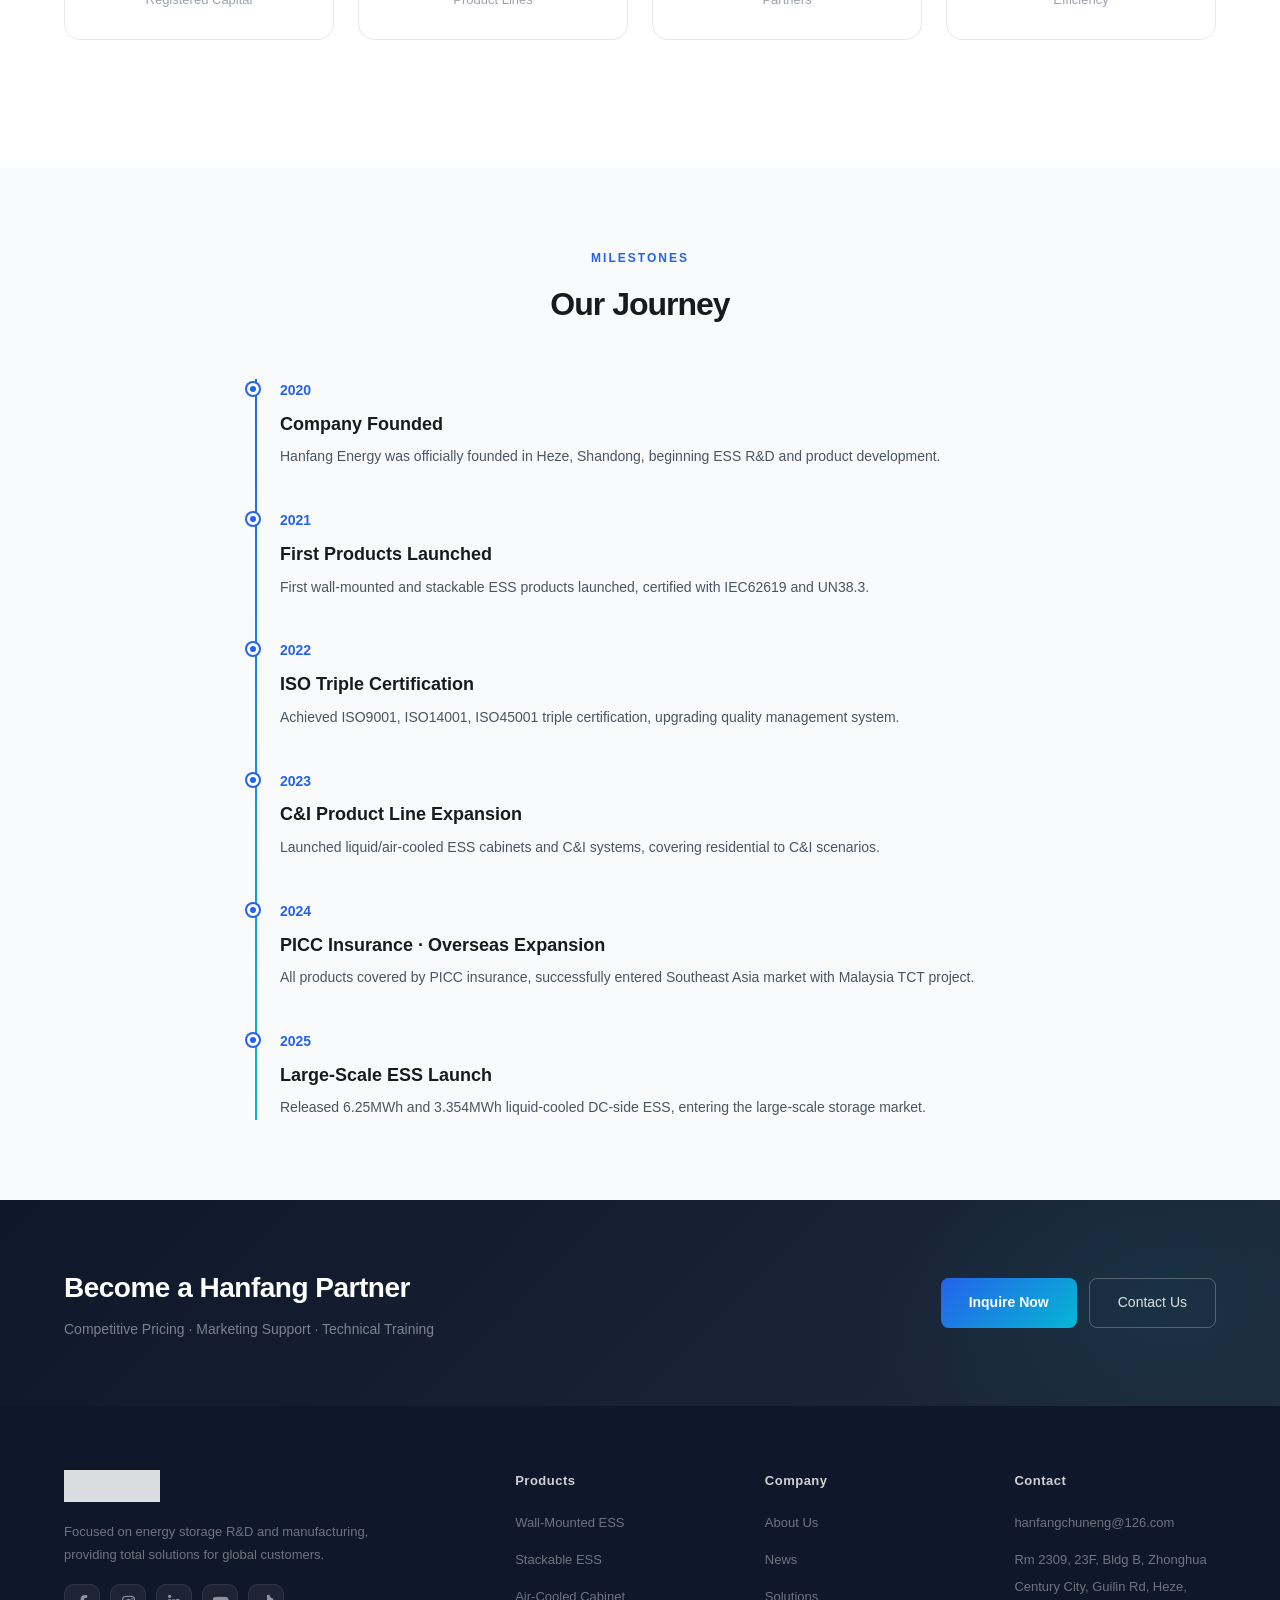
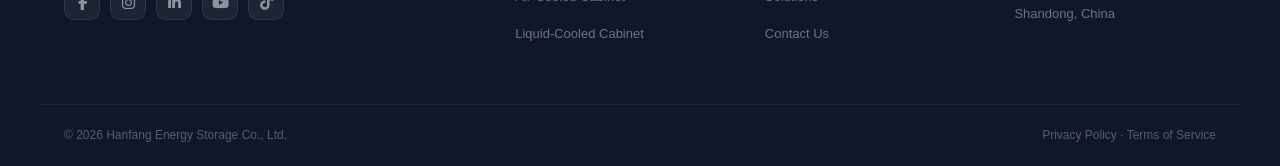
<file: en/about.html>
<!DOCTYPE html>
<html lang="en">
<head>
  <meta charset="UTF-8">
  <meta name="viewport" content="width=device-width, initial-scale=1.0">
  <title>About Us - Hanfang Energy</title>
  <meta name="description" content="Hanfang Energy specializes in energy storage R&D. ISO9001/14001/45001 triple certified, PICC insured.">
  <meta property="og:title" content="About Us - Hanfang Energy">
  <meta property="og:description" content="Hanfang Energy specializes in energy storage R&D. ISO9001/14001/45001 triple certified, PICC insured.">
  <meta property="og:image" content="https://www.hanfangenergy.com/images/logo.png">
  <meta property="og:type" content="website">
  <link rel="icon" type="image/png" href="../images/logo.png">
  <link rel="alternate" hreflang="zh-CN" href="https://www.hanfangenergy.com/about.html">
  <link rel="alternate" hreflang="en" href="https://www.hanfangenergy.com/en/about.html">
  <link rel="canonical" href="https://www.hanfangenergy.com/en/about.html">
  <link rel="stylesheet" href="https://cdnjs.cloudflare.com/ajax/libs/font-awesome/6.5.1/css/all.min.css" integrity="sha512-DTOQO9RWCH3ppGqcWaEA1BIZOC6xxalwEsw9c2QQeAIftl+Vegovlnee1c9QX4TctnWMn13TZye+giMm8e2LwA==" crossorigin="anonymous" referrerpolicy="no-referrer">
  <link href="https://fonts.googleapis.cn/css2?family=Inter:wght@300;400;500;600;700;800;900&family=Noto+Sans+SC:wght@300;400;500;700;900&display=swap" rel="stylesheet">
  <link rel="stylesheet" href="../css/common.css">
  <style>
    .about-split{display:grid;grid-template-columns:1fr 1fr}
    .about-photo{position:relative;min-height:480px;overflow:hidden}.about-photo img{width:100%;height:100%;object-fit:cover}
    .about-badge{position:absolute;bottom:28px;left:28px;background:rgba(255,255,255,.92);backdrop-filter:blur(12px);padding:18px 24px;border-radius:14px;display:flex;align-items:center;gap:14px}
    .about-badge .n{font-size:28px;font-weight:800;color:var(--accent);line-height:1}.about-badge .n i{font-size:14px;font-weight:600}
    .about-badge .t{font-size:13px;color:var(--ink-2);font-weight:500;line-height:1.4}
    .about-txt{padding:64px 56px;display:flex;flex-direction:column;justify-content:center;background:var(--bg)}
    .about-txt h2{font-size:32px;font-weight:800;line-height:1.3;margin-bottom:18px;letter-spacing:-1px}
    .about-txt p{font-size:15px;color:var(--ink-2);margin-bottom:12px}
    .about-certs{display:flex;gap:8px;margin-top:24px;flex-wrap:wrap}
    .cert-b{font-size:12px;font-weight:600;color:var(--ink-2);border:1px solid var(--border);padding:6px 14px;border-radius:8px;display:flex;align-items:center;gap:5px}.cert-b i{color:#10b981;font-size:11px}
    .icon-grid{display:grid;grid-template-columns:repeat(3,1fr);gap:1px;background:var(--border);border:1px solid var(--border)}
    .icon-box{background:var(--bg);padding:36px 24px;text-align:center}.icon-box .ic{width:56px;height:56px;background:linear-gradient(135deg,rgba(37,99,235,.08),rgba(37,99,235,.04));border-radius:14px;display:flex;align-items:center;justify-content:center;margin:0 auto 18px}.icon-box .ic i{font-size:22px;color:var(--accent)}.icon-box h3{font-size:15px;font-weight:700;margin-bottom:8px}.icon-box p{font-size:13px;color:var(--ink-3);line-height:1.7}
    .timeline{position:relative;max-width:800px;margin:0 auto;padding-left:40px}.timeline::before{content:'';position:absolute;left:15px;top:0;bottom:0;width:2px;background:linear-gradient(180deg,var(--accent),var(--cyan))}.tl-item{position:relative;margin-bottom:40px}.tl-item:last-child{margin-bottom:0}.tl-dot{position:absolute;left:-33px;top:4px;width:12px;height:12px;border-radius:50%;background:var(--accent);border:3px solid var(--bg);box-shadow:0 0 0 2px var(--accent)}.tl-year{font-size:14px;font-weight:700;color:var(--accent);margin-bottom:6px}.tl-item h3{font-size:18px;font-weight:700;margin-bottom:6px}.tl-item p{font-size:14px;color:var(--ink-2);line-height:1.7}
    .stats-row{display:grid;grid-template-columns:repeat(4,1fr);gap:24px;margin-bottom:48px}.stat-card{text-align:center;padding:28px 16px;background:var(--bg);border-radius:16px;border:1px solid var(--border);transition:all .3s}.stat-card:hover{border-color:var(--accent);box-shadow:0 8px 24px rgba(37,99,235,.08)}.stat-card .n{font-size:32px;font-weight:800;color:var(--accent);line-height:1;margin-bottom:6px}.stat-card .l{font-size:13px;color:var(--ink-3);font-weight:500}
    @media(max-width:1024px){.about-split{grid-template-columns:1fr}.about-photo{min-height:300px}.about-txt{padding:48px 32px}.icon-grid{grid-template-columns:repeat(2,1fr)}.stats-row{grid-template-columns:repeat(2,1fr)}}
    @media(max-width:768px){.about-txt{padding:28px 16px}.about-txt h2{font-size:24px}.about-txt p{font-size:14px}.icon-grid{grid-template-columns:1fr;gap:12px}.icon-box{padding:24px 16px}.stats-row{grid-template-columns:repeat(2,1fr);gap:10px}.stat-card{padding:20px 12px}.stat-card .n{font-size:26px}.timeline{padding-left:28px}.timeline-item{padding-left:20px}.timeline-item h3{font-size:16px}}
  </style>
</head>
<body>
  <header class="hd" id="hd">
    <div class="hd-in">
      <a href="index.html" class="hd-logo"><img src="../images/logo.png" alt="Hanfang Energy"></a>
      <nav class="hd-nav">
        <a href="index.html">Home</a>
        <a href="products.html">Products</a>
        <a href="solutions.html">Solutions</a>
        <a href="about.html" class="on">About</a>
        <a href="news.html">News</a>
        <a href="contact.html">Contact</a>
        <div class="mob-lang"><a href="../about.html">中</a><a href="about.html" class="on">EN</a></div>
      </nav>
      <div class="hd-r">
        <div class="lang-sw"><a href="../about.html" class="lang-btn">中</a></div>
        <a href="contact.html" class="hd-cta">Get Quote</a>
      </div>
      <button class="mob-tog"><i class="fas fa-bars"></i></button>
    </div>
  </header>

  <section class="page-hero">
    <div class="mw">
      <h1>About Us</h1>
      <p>Professional energy storage for global customers</p>
      <div class="breadcrumb"><a href="index.html">Home</a><span>/</span><span>About</span></div>
    </div>
  </section>

  <section class="sec" style="padding:0">
    <div class="about-split">
      <div class="about-photo fade">
        <img src="../images/img-liquid-dc.png" alt="Hanfang Energy">
        <div class="about-badge">
          <div class="n">3000<i>RMB</i></div>
          <div class="t">Registered Capital<br>Strength Guarantee</div>
        </div>
      </div>
      <div class="about-txt fade">
        <div class="sec-lbl">About Hanfang</div>
        <h2>Professional ESS<br>For Global Customers</h2>
        <p>Hanfang Energy is focused on energy storage R&D, providing residential and C&I energy storage solutions for global customers.</p>
        <p>Products cover wall-mounted, floor-standing, stackable ESS, and air/liquid-cooled cabinets for various applications.</p>
        <div class="about-certs">
          <span class="cert-b"><i class="fas fa-check"></i> ISO9001</span>
          <span class="cert-b"><i class="fas fa-check"></i> ISO14001</span>
          <span class="cert-b"><i class="fas fa-check"></i> ISO45001</span>
          <span class="cert-b"><i class="fas fa-check"></i> <span>AAA Credit</span></span>
          <span class="cert-b"><i class="fas fa-check"></i> <span>PICC Insured</span></span>
        </div>
      </div>
    </div>
  </section>

  <section class="sec sec-soft">
    <div class="mw">
      <div style="text-align:center;margin-bottom:48px" class="fade">
        <div class="sec-lbl">Capabilities</div>
        <h2 style="font-size:32px;font-weight:800;letter-spacing:-1px">Our Strengths</h2>
      </div>
      <div class="icon-grid fade">
        <div class="icon-box">
          <div class="ic"><i class="fas fa-microchip"></i></div>
          <h3>In-house R&D</h3>
          <p>Proprietary BMS, 95%+ conversion efficiency</p>
        </div>
        <div class="icon-box">
          <div class="ic"><i class="fas fa-industry"></i></div>
          <h3>Manufacturing</h3>
          <p>Own R&D and production base, full quality control</p>
        </div>
        <div class="icon-box">
          <div class="ic"><i class="fas fa-puzzle-piece"></i></div>
          <h3>OEM/ODM</h3>
          <p>OEM/ODM services, flexible product configuration</p>
        </div>
      </div>
    </div>
  </section>

  <section class="sec">
    <div class="mw">
      <div style="text-align:center;margin-bottom:48px" class="fade">
        <div class="sec-lbl">Company Strength</div>
        <h2 style="font-size:32px;font-weight:800;letter-spacing:-1px">Numbers That Matter</h2>
      </div>
      <div class="stats-row fade">
        <div class="stat-card"><div class="n">30M<i style="font-size:16px;font-weight:600"> RMB</i></div><div class="l">Registered Capital</div></div>
        <div class="stat-card"><div class="n">10<i style="font-size:16px;font-weight:600">+</i></div><div class="l">Product Lines</div></div>
        <div class="stat-card"><div class="n">50<i style="font-size:16px;font-weight:600">+</i></div><div class="l">Partners</div></div>
        <div class="stat-card"><div class="n">95<i style="font-size:16px;font-weight:600">%+</i></div><div class="l">Efficiency</div></div>
      </div>
    </div>
  </section>

  <section class="sec sec-soft">
    <div class="mw">
      <div style="text-align:center;margin-bottom:48px" class="fade">
        <div class="sec-lbl">Milestones</div>
        <h2 style="font-size:32px;font-weight:800;letter-spacing:-1px">Our Journey</h2>
      </div>
      <div class="timeline fade">
        <div class="tl-item">
          <div class="tl-dot"></div>
          <div class="tl-year">2020</div>
          <h3>Company Founded</h3>
          <p>Hanfang Energy was officially founded in Heze, Shandong, beginning ESS R&D and product development.</p>
        </div>
        <div class="tl-item">
          <div class="tl-dot"></div>
          <div class="tl-year">2021</div>
          <h3>First Products Launched</h3>
          <p>First wall-mounted and stackable ESS products launched, certified with IEC62619 and UN38.3.</p>
        </div>
        <div class="tl-item">
          <div class="tl-dot"></div>
          <div class="tl-year">2022</div>
          <h3>ISO Triple Certification</h3>
          <p>Achieved ISO9001, ISO14001, ISO45001 triple certification, upgrading quality management system.</p>
        </div>
        <div class="tl-item">
          <div class="tl-dot"></div>
          <div class="tl-year">2023</div>
          <h3>C&I Product Line Expansion</h3>
          <p>Launched liquid/air-cooled ESS cabinets and C&I systems, covering residential to C&I scenarios.</p>
        </div>
        <div class="tl-item">
          <div class="tl-dot"></div>
          <div class="tl-year">2024</div>
          <h3>PICC Insurance · Overseas Expansion</h3>
          <p>All products covered by PICC insurance, successfully entered Southeast Asia market with Malaysia TCT project.</p>
        </div>
        <div class="tl-item">
          <div class="tl-dot"></div>
          <div class="tl-year">2025</div>
          <h3>Large-Scale ESS Launch</h3>
          <p>Released 6.25MWh and 3.354MWh liquid-cooled DC-side ESS, entering the large-scale storage market.</p>
        </div>
      </div>
    </div>
  </section>

  <div class="cta-band">
    <div class="cta-in">
      <div>
        <h2>Become a Hanfang Partner</h2>
        <p>Competitive Pricing · Marketing Support · Technical Training</p>
      </div>
      <div class="cta-btns">
        <a href="contact.html" class="btn-p">Inquire Now</a>
        <a href="contact.html" class="btn-o">Contact Us</a>
      </div>
    </div>
  </div>

  <footer class="ft">
    <div class="ft-grid">
      <div class="ft-brand">
        <img src="../images/logo.png" alt="Hanfang Energy" style="filter:brightness(0) invert(1);opacity:.85">
        <p>Focused on energy storage R&D and manufacturing,<br>providing total solutions for global customers.</p>
        <div class="ft-social"><a href="#" class="soc-fb" target="_blank" title="Facebook"><i class="fab fa-facebook-f"></i></a><a href="#" class="soc-ig" target="_blank" title="Instagram"><i class="fab fa-instagram"></i></a><a href="#" class="soc-li" target="_blank" title="LinkedIn"><i class="fab fa-linkedin-in"></i></a><a href="#" class="soc-yt" target="_blank" title="YouTube"><i class="fab fa-youtube"></i></a><a href="#" class="soc-tk" target="_blank" title="TikTok"><i class="fab fa-tiktok"></i></a></div>
      </div>
      <div class="ft-col"><h4>Products</h4><ul><li><a href="products.html">Wall-Mounted ESS</a></li><li><a href="products.html">Stackable ESS</a></li><li><a href="products.html">Air-Cooled Cabinet</a></li><li><a href="products.html">Liquid-Cooled Cabinet</a></li></ul></div>
      <div class="ft-col"><h4>Company</h4><ul><li><a href="about.html">About Us</a></li><li><a href="news.html">News</a></li><li><a href="solutions.html">Solutions</a></li><li><a href="contact.html">Contact Us</a></li></ul></div>
      <div class="ft-col"><h4>Contact</h4><ul><li><a href="mailto:hanfangchuneng@126.com">hanfangchuneng@126.com</a></li><li><a href="https://maps.google.com/?q=35.2505,115.5020" target="_blank">Rm 2309, 23F, Bldg B, Zhonghua Century City, Guilin Rd, Heze, Shandong, China</a></li></ul></div>
    </div>
    <div class="ft-btm">
      <span>© 2026 Hanfang Energy Storage Co., Ltd.</span>
      <span>Privacy Policy · Terms of Service</span>
    </div>
  </footer>
  <script src="../js/common.js"></script>
  <a href="https://wa.me/8619824338126" target="_blank" class="wa-float"><i class="fab fa-whatsapp"></i><span class="wa-label">WhatsApp</span></a>
</body>
</html>
</file>
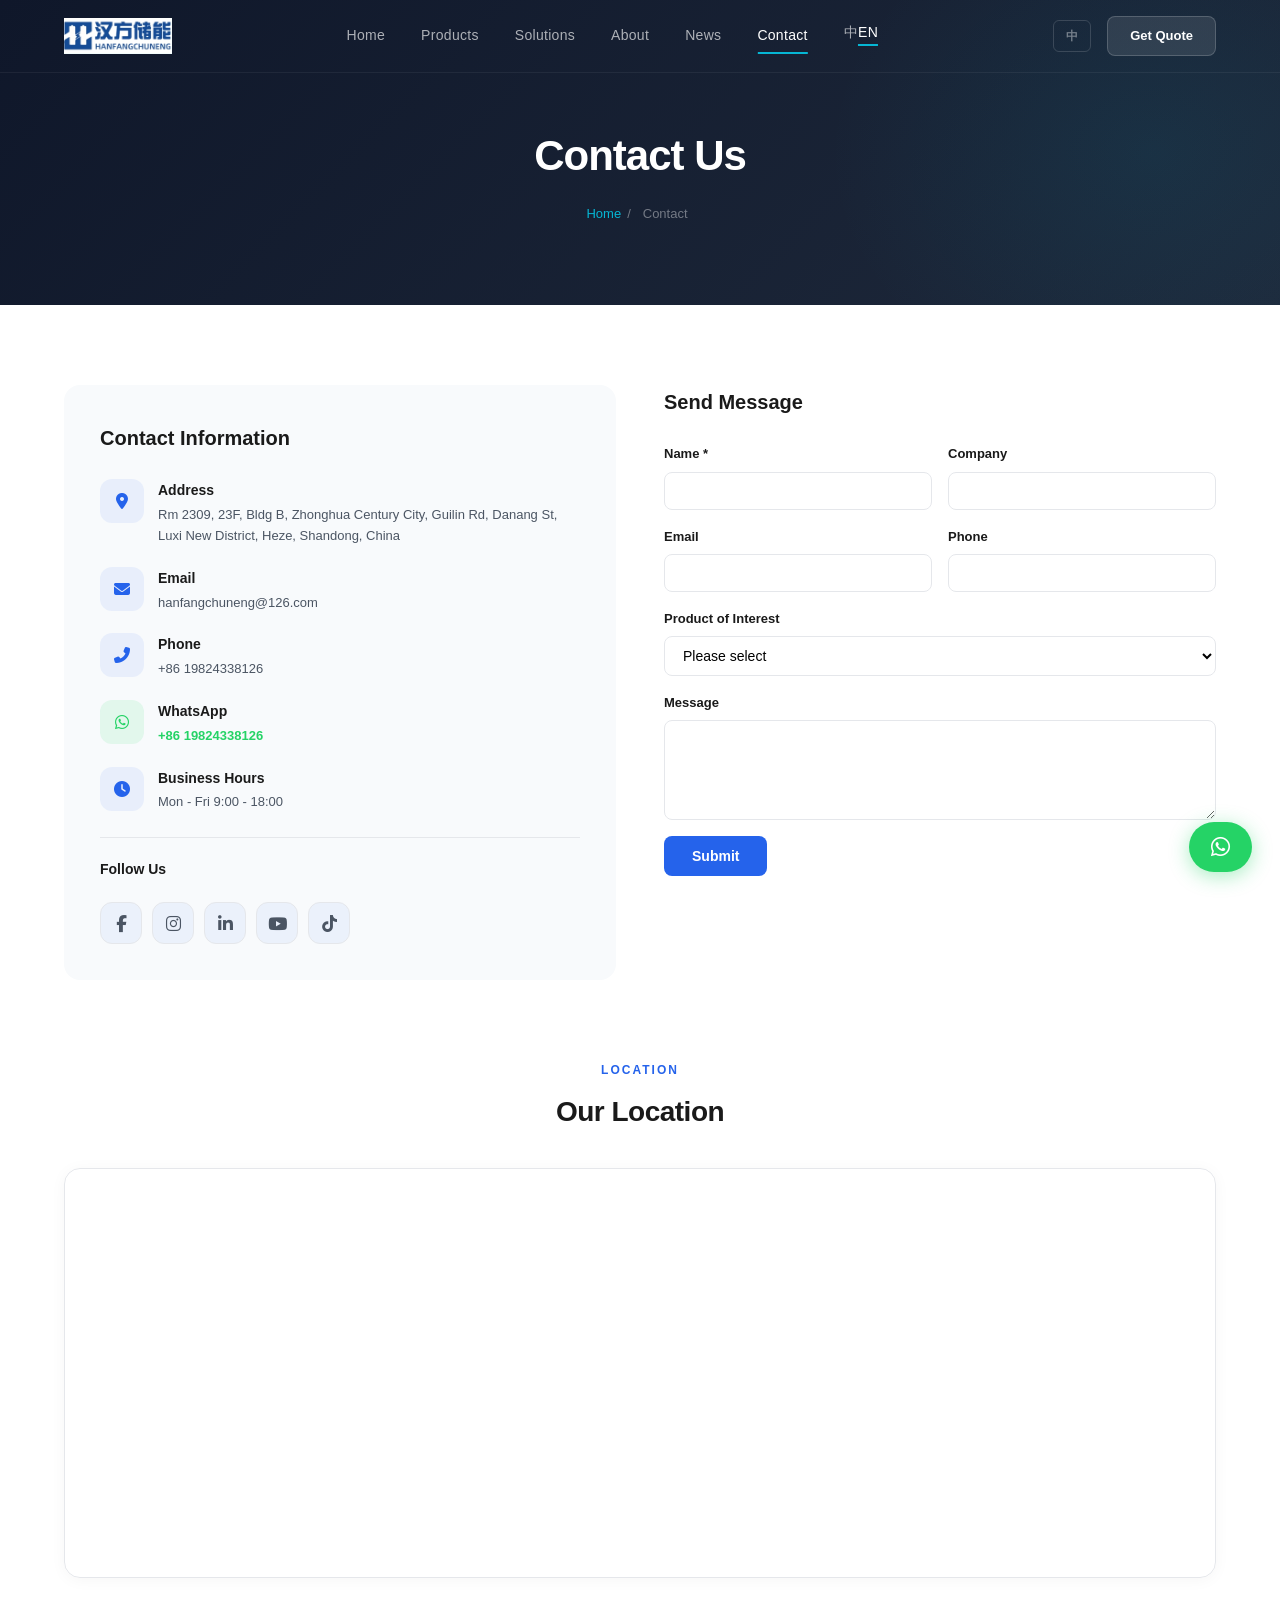
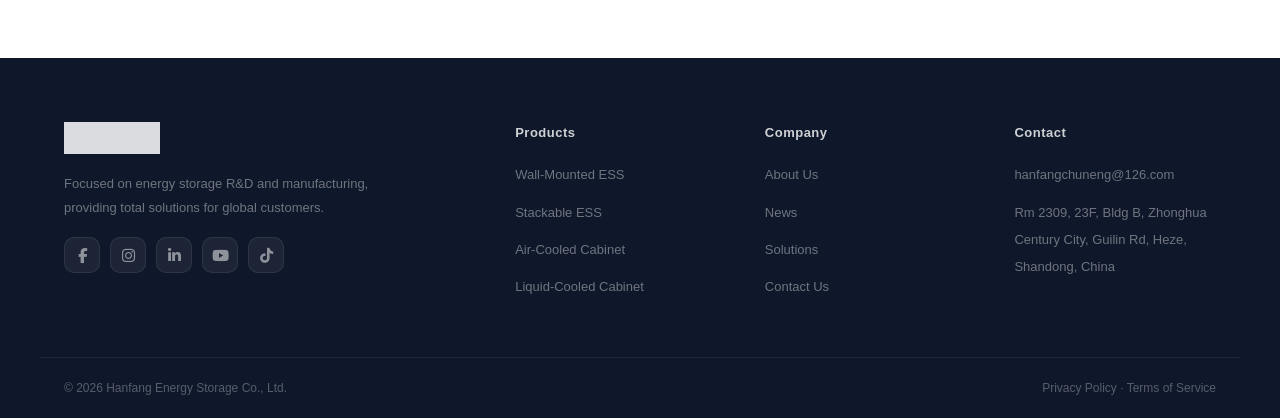
<file: en/contact.html>
<!DOCTYPE html>
<html lang="en">
<head>
  <meta charset="UTF-8">
  <meta name="viewport" content="width=device-width, initial-scale=1.0">
  <title>Contact Us - Hanfang Energy</title>
  <meta name="description" content="Contact Hanfang Energy for product quotes. Address: Heze, Shandong, China. Email: hanfangchuneng@126.com.">
  <meta property="og:title" content="Contact Us - Hanfang Energy">
  <meta property="og:description" content="Contact Hanfang Energy for product quotes. Address: Heze, Shandong, China. Email: hanfangchuneng@126.com.">
  <meta property="og:image" content="https://www.hanfangenergy.com/images/logo.png">
  <meta property="og:type" content="website">
  <link rel="icon" type="image/png" href="../images/logo.png">
  <link rel="alternate" hreflang="zh-CN" href="https://www.hanfangenergy.com/contact.html">
  <link rel="alternate" hreflang="en" href="https://www.hanfangenergy.com/en/contact.html">
  <link rel="canonical" href="https://www.hanfangenergy.com/en/contact.html">
  <link rel="stylesheet" href="https://cdnjs.cloudflare.com/ajax/libs/font-awesome/6.5.1/css/all.min.css" integrity="sha512-DTOQO9RWCH3ppGqcWaEA1BIZOC6xxalwEsw9c2QQeAIftl+Vegovlnee1c9QX4TctnWMn13TZye+giMm8e2LwA==" crossorigin="anonymous" referrerpolicy="no-referrer">
  <link href="https://fonts.googleapis.cn/css2?family=Inter:wght@300;400;500;600;700;800;900&family=Noto+Sans+SC:wght@300;400;500;700;900&display=swap" rel="stylesheet">
  <link rel="stylesheet" href="../css/common.css">
  <style>
    .contact-grid{display:grid;grid-template-columns:1fr 1fr;gap:48px}
    .contact-info-card{background:var(--bg-soft);border-radius:16px;padding:36px}
    .contact-info-card h3{font-size:20px;font-weight:700;margin-bottom:24px}
    .contact-item{display:flex;gap:14px;margin-bottom:20px}
    .contact-item .ci-icon{width:44px;height:44px;background:rgba(37,99,235,.08);border-radius:12px;display:flex;align-items:center;justify-content:center;flex-shrink:0;color:var(--accent);font-size:16px}
    .contact-item h4{font-size:14px;font-weight:600;margin-bottom:2px}
    .contact-item p{font-size:13px;color:var(--ink-2);line-height:1.6}
    .contact-form{display:flex;flex-direction:column;gap:16px}
    .form-group{display:flex;flex-direction:column;gap:6px}
    .form-group label{font-size:13px;font-weight:600;color:var(--ink)}
    .form-group input,.form-group textarea,.form-group select{padding:10px 14px;border:1.5px solid var(--border);border-radius:8px;font-size:14px;font-family:var(--ff);transition:border-color .2s;background:var(--bg)}
    .form-group input:focus,.form-group textarea:focus{outline:none;border-color:var(--accent)}
    .form-group textarea{resize:vertical;min-height:100px}
    .form-row{display:grid;grid-template-columns:1fr 1fr;gap:16px}
    .btn-submit{padding:12px 28px;background:var(--accent);color:#fff;border:none;border-radius:8px;font-size:14px;font-weight:600;cursor:pointer;font-family:var(--ff);transition:background .2s;align-self:flex-start}
    .btn-submit:hover{background:var(--accent-h)}
    @media(max-width:1024px){.contact-grid{grid-template-columns:1fr}}
    @media(max-width:768px){.form-row{grid-template-columns:1fr}.contact-grid{gap:24px}.contact-info{padding:24px 16px}.contact-info h3{font-size:20px}.contact-form{padding:24px 16px}.form-group input,.form-group select,.form-group textarea{padding:10px 14px;font-size:14px}}
  </style>
</head>
<body>
  <header class="hd" id="hd">
    <div class="hd-in">
      <a href="index.html" class="hd-logo"><img src="../images/logo.png" alt="Hanfang Energy"></a>
      <nav class="hd-nav">
        <a href="index.html">Home</a>
        <a href="products.html">Products</a>
        <a href="solutions.html">Solutions</a>
        <a href="about.html">About</a>
        <a href="news.html">News</a>
        <a href="contact.html" class="on">Contact</a>
        <div class="mob-lang"><a href="../contact.html">中</a><a href="contact.html" class="on">EN</a></div>
      </nav>
      <div class="hd-r">
        <div class="lang-sw"><a href="../contact.html" class="lang-btn">中</a></div>
        <a href="contact.html" class="hd-cta">Get Quote</a>
      </div>
      <button class="mob-tog"><i class="fas fa-bars"></i></button>
    </div>
  </header>

  <section class="page-hero">
    <div class="mw">
      <h1>Contact Us</h1>
      <div class="breadcrumb"><a href="index.html">Home</a><span>/</span><span>Contact</span></div>
    </div>
  </section>

  <section class="sec">
    <div class="mw">
      <div class="contact-grid">
        <div class="contact-info-card fade">
          <h3>Contact Information</h3>
          <div class="contact-item">
            <div class="ci-icon"><i class="fas fa-map-marker-alt"></i></div>
            <div>
              <h4>Address</h4>
              <p>Rm 2309, 23F, Bldg B, Zhonghua Century City, Guilin Rd, Danang St, Luxi New District, Heze, Shandong, China</p>
            </div>
          </div>
          <div class="contact-item">
            <div class="ci-icon"><i class="fas fa-envelope"></i></div>
            <div>
              <h4>Email</h4>
              <p>hanfangchuneng@126.com</p>
            </div>
          </div>
          <div class="contact-item">
            <div class="ci-icon"><i class="fas fa-phone-alt"></i></div>
            <div>
              <h4>Phone</h4>
              <p>+86 19824338126</p>
            </div>
          </div>
          <div class="contact-item">
            <div class="ci-icon" style="background:rgba(37,211,102,.1);color:#25D366"><i class="fab fa-whatsapp"></i></div>
            <div>
              <h4>WhatsApp</h4>
              <p><a href="https://wa.me/8619824338126" target="_blank" style="color:#25D366;font-weight:600">+86 19824338126</a></p>
            </div>
          </div>
          <div class="contact-item">
            <div class="ci-icon"><i class="fas fa-clock"></i></div>
            <div>
              <h4>Business Hours</h4>
              <p>Mon - Fri 9:00 - 18:00</p>
            </div>
          </div>
          <div style="margin-top:24px;padding-top:20px;border-top:1px solid var(--border)">
            <h4 style="font-size:14px;font-weight:600;margin-bottom:12px">Follow Us</h4>
            <div class="ci-social"><a href="#" class="soc-fb" target="_blank" title="Facebook"><i class="fab fa-facebook-f"></i></a><a href="#" class="soc-ig" target="_blank" title="Instagram"><i class="fab fa-instagram"></i></a><a href="#" class="soc-li" target="_blank" title="LinkedIn"><i class="fab fa-linkedin-in"></i></a><a href="#" class="soc-yt" target="_blank" title="YouTube"><i class="fab fa-youtube"></i></a><a href="#" class="soc-tk" target="_blank" title="TikTok"><i class="fab fa-tiktok"></i></a></div>
          </div>
        </div>
        <div class="fade">
          <form class="contact-form" onsubmit="event.preventDefault();alert('Thank you! We will reply soon!')">
            <h3 style="font-size:20px;font-weight:700;margin-bottom:8px">Send Message</h3>
            <div class="form-row">
              <div class="form-group">
                <label>Name *</label>
                <input type="text" required>
              </div>
              <div class="form-group">
                <label>Company</label>
                <input type="text">
              </div>
            </div>
            <div class="form-row">
              <div class="form-group">
                <label>Email</label>
                <input type="email">
              </div>
              <div class="form-group">
                <label>Phone</label>
                <input type="text">
              </div>
            </div>
            <div class="form-group">
              <label>Product of Interest</label>
              <select>
                <option value="">Please select</option>
                <option value="wall">Wall-Mounted ESS</option>
                <option value="stack">Stackable ESS</option>
                <option value="air">Air-Cooled Cabinet</option>
                <option value="liquid">Liquid-Cooled Cabinet</option>
                <option value="oem">OEM/ODM Cooperation</option>
              </select>
            </div>
            <div class="form-group">
              <label>Message</label>
              <textarea rows="4"></textarea>
            </div>
            <button type="submit" class="btn-submit">Submit</button>
          </form>
        </div>
      </div>
    </div>
  </section>

  <section class="sec" style="padding-top:0">
    <div class="mw">
      <div style="text-align:center;margin-bottom:32px" class="fade">
        <div class="sec-lbl">Location</div>
        <h2 style="font-size:28px;font-weight:800;letter-spacing:-.5px">Our Location</h2>
      </div>
      <div class="fade" style="border-radius:16px;overflow:hidden;border:1px solid var(--border);box-shadow:0 2px 16px rgba(0,0,0,.04)">
        <iframe src="https://www.openstreetmap.org/export/embed.html?bbox=115.45%2C35.22%2C115.55%2C35.28&layer=mapnik&marker=35.2505%2C115.5020" style="width:100%;height:400px;border:none" loading="lazy" title="Hanfang Energy Location"></iframe>
      </div>
    </div>
  </section>

  <footer class="ft">
    <div class="ft-grid">
      <div class="ft-brand"><img src="../images/logo.png" alt="Hanfang Energy" style="filter:brightness(0) invert(1);opacity:.85"><p>Focused on energy storage R&D and manufacturing,<br>providing total solutions for global customers.</p><div class="ft-social"><a href="#" class="soc-fb" target="_blank" title="Facebook"><i class="fab fa-facebook-f"></i></a><a href="#" class="soc-ig" target="_blank" title="Instagram"><i class="fab fa-instagram"></i></a><a href="#" class="soc-li" target="_blank" title="LinkedIn"><i class="fab fa-linkedin-in"></i></a><a href="#" class="soc-yt" target="_blank" title="YouTube"><i class="fab fa-youtube"></i></a><a href="#" class="soc-tk" target="_blank" title="TikTok"><i class="fab fa-tiktok"></i></a></div></div>
      <div class="ft-col"><h4>Products</h4><ul><li><a href="products.html">Wall-Mounted ESS</a></li><li><a href="products.html">Stackable ESS</a></li><li><a href="products.html">Air-Cooled Cabinet</a></li><li><a href="products.html">Liquid-Cooled Cabinet</a></li></ul></div>
      <div class="ft-col"><h4>Company</h4><ul><li><a href="about.html">About Us</a></li><li><a href="news.html">News</a></li><li><a href="solutions.html">Solutions</a></li><li><a href="contact.html">Contact Us</a></li></ul></div>
      <div class="ft-col"><h4>Contact</h4><ul><li><a href="mailto:hanfangchuneng@126.com">hanfangchuneng@126.com</a></li><li><a href="https://maps.google.com/?q=35.2505,115.5020" target="_blank">Rm 2309, 23F, Bldg B, Zhonghua Century City, Guilin Rd, Heze, Shandong, China</a></li></ul></div>
    </div>
    <div class="ft-btm"><span>© 2026 Hanfang Energy Storage Co., Ltd.</span><span>Privacy Policy · Terms of Service</span></div>
  </footer>
  <script src="../js/common.js"></script>
  <a href="https://wa.me/8619824338126" target="_blank" class="wa-float"><i class="fab fa-whatsapp"></i><span class="wa-label">WhatsApp</span></a>
</body>
</html>
</file>
<file: css/common.css>
:root{--ink:#1a1a1a;--ink-2:#4b5563;--ink-3:#9ca3af;--bg:#fff;--bg-soft:#f8fafc;--accent:#2563eb;--accent-h:#1d4ed8;--accent-light:#3b82f6;--cyan:#06b6d4;--green:#10b981;--orange:#f59e0b;--border:#e5e7eb;--ff:'Inter','Noto Sans SC','PingFang SC',-apple-system,sans-serif;--mw:1200px}
*,*::before,*::after{margin:0;padding:0;box-sizing:border-box}html{scroll-behavior:smooth}body{font-family:var(--ff);color:var(--ink);line-height:1.7;background:var(--bg);-webkit-font-smoothing:antialiased}a{text-decoration:none;color:inherit}img{max-width:100%;display:block}ul{list-style:none}.mw{max-width:var(--mw);margin:0 auto;padding:0 24px}

.hd{position:fixed;top:0;left:0;right:0;z-index:90;background:transparent;border-bottom:1px solid rgba(255,255,255,.06);transition:all .4s ease}.hd.shd{background:rgba(15,23,42,.92);backdrop-filter:blur(16px);-webkit-backdrop-filter:blur(16px);border-bottom-color:rgba(255,255,255,.04)}.hd-in{max-width:var(--mw);margin:0 auto;padding:0 24px;display:flex;align-items:center;justify-content:space-between;height:72px}.hd-logo{display:flex;align-items:center;gap:10px}.hd-logo img{height:36px;width:auto;transition:opacity .4s}.hd.shd .hd-logo img{opacity:1}.hd-nav{display:flex;gap:36px}.hd-nav a{font-size:14px;font-weight:500;color:rgba(255,255,255,.65);position:relative;padding:6px 0;transition:color .25s;letter-spacing:.3px}.hd-nav a::after{content:'';position:absolute;bottom:0;left:50%;width:0;height:2px;background:var(--cyan);transition:all .25s;transform:translateX(-50%)}.hd-nav a:hover,.hd-nav a.on{color:#fff}.hd-nav a:hover::after,.hd-nav a.on::after{width:100%}.hd-r{display:flex;align-items:center;gap:16px}.hd-cta{font-size:13px;font-weight:600;color:#fff;background:rgba(255,255,255,.1);border:1px solid rgba(255,255,255,.18);padding:8px 22px;border-radius:8px;transition:all .25s}.hd-cta:hover{background:var(--accent);border-color:var(--accent)}.hd.shd .hd-cta{background:var(--accent);border-color:var(--accent)}.mob-tog{display:none;background:none;border:none;font-size:20px;cursor:pointer;color:rgba(255,255,255,.8);padding:8px}
.hd-nav.mob-open{display:flex;position:absolute;top:72px;left:24px;right:24px;background:rgba(15,23,42,.95);backdrop-filter:blur(20px);-webkit-backdrop-filter:blur(20px);flex-direction:column;padding:20px 24px;gap:0;border-radius:12px;border:1px solid rgba(255,255,255,.06)}.hd-nav.mob-open a{padding:14px 0;border-bottom:1px solid rgba(255,255,255,.06);color:rgba(255,255,255,.7)}.hd-nav.mob-open a:last-child{border-bottom:none}
.lang-sw{display:flex;align-items:center;border:1px solid rgba(255,255,255,.15);border-radius:6px;overflow:hidden;font-size:12px;font-weight:600}.lang-sw button,.lang-sw a{padding:5px 12px;border:none;background:none;cursor:pointer;font-family:var(--ff);font-size:12px;font-weight:600;color:rgba(255,255,255,.4);transition:all .2s;text-decoration:none;display:inline-block}.lang-sw button.on{background:rgba(255,255,255,.15);color:#fff}.lang-sw button:not(.on):hover,.lang-sw a:hover{color:rgba(255,255,255,.8)}

.page-hero{margin-top:0;padding:120px 0 80px;background:linear-gradient(135deg,#0f172a,#1e293b);text-align:center;position:relative;overflow:hidden}
.page-hero::before{content:'';position:absolute;top:-50%;right:-20%;width:60%;height:200%;background:radial-gradient(ellipse,rgba(6,182,212,.08) 0%,transparent 60%);pointer-events:none}
.page-hero h1{font-size:42px;font-weight:800;color:#fff;letter-spacing:-1px;margin-bottom:12px;position:relative;z-index:1}
.page-hero>p{font-size:16px;color:rgba(255,255,255,.5);max-width:560px;margin:0 auto 20px;position:relative;z-index:1}
.breadcrumb{font-size:13px;color:rgba(255,255,255,.4);position:relative;z-index:1}.breadcrumb a{color:var(--cyan)}.breadcrumb a:hover{text-decoration:underline}.breadcrumb span{margin:0 6px}

.sec{padding:80px 0}.sec-soft{background:var(--bg-soft)}
.sec-lbl{font-size:12px;font-weight:700;color:var(--accent);letter-spacing:2px;text-transform:uppercase;margin-bottom:8px}
.sec-head{margin-bottom:48px}.sec-head h2{font-size:32px;font-weight:800;letter-spacing:-1px;line-height:1.2;margin-bottom:10px}.sec-head p{font-size:14px;color:var(--ink-3);max-width:520px}

.btn-p{display:inline-flex;align-items:center;gap:8px;padding:12px 28px;background:linear-gradient(135deg,var(--accent),var(--cyan));color:#fff;font-size:14px;font-weight:600;border-radius:8px;transition:all .2s;border:none;cursor:pointer}.btn-p:hover{transform:translateY(-2px);box-shadow:0 8px 24px rgba(37,99,235,.3)}.btn-o{display:inline-flex;align-items:center;gap:8px;padding:12px 28px;border:1.5px solid rgba(255,255,255,.25);color:rgba(255,255,255,.85);font-size:14px;font-weight:500;border-radius:8px;transition:all .2s}.btn-o:hover{border-color:rgba(255,255,255,.5);color:#fff}
.btn-gradient{display:inline-flex;align-items:center;gap:8px;padding:11px 24px;background:linear-gradient(135deg,var(--accent),var(--cyan));color:#fff;font-size:13px;font-weight:600;border-radius:8px;transition:all .2s;border:none;cursor:pointer;font-family:var(--ff)}.btn-gradient:hover{transform:translateY(-2px);box-shadow:0 6px 20px rgba(37,99,235,.3)}.btn-outline{display:inline-flex;align-items:center;gap:8px;padding:11px 24px;border:1.5px solid var(--border);color:var(--ink);font-size:13px;font-weight:600;border-radius:8px;transition:all .2s;background:none;cursor:pointer;font-family:var(--ff)}.btn-outline:hover{border-color:var(--accent);color:var(--accent)}

.cta-band{background:linear-gradient(135deg,#0f172a,#1e293b);position:relative;overflow:hidden}.cta-band::before{content:'';position:absolute;top:-50%;right:-15%;width:50%;height:200%;background:radial-gradient(ellipse,rgba(6,182,212,.08) 0%,transparent 65%);pointer-events:none}.cta-in{max-width:var(--mw);margin:0 auto;padding:64px 24px;display:flex;align-items:center;justify-content:space-between;position:relative;z-index:2}.cta-in h2{font-size:28px;font-weight:800;color:#fff;letter-spacing:-.5px}.cta-in p{font-size:14px;color:rgba(255,255,255,.45);margin-top:6px}.cta-btns{display:flex;gap:12px}

.ft{background:#0f172a;color:rgba(255,255,255,.4);padding:64px 0 0}.ft-grid{max-width:var(--mw);margin:0 auto;padding:0 24px;display:grid;grid-template-columns:2fr 1fr 1fr 1fr;gap:48px}.ft-brand img{height:32px;width:auto;filter:brightness(0) invert(1);opacity:.8;margin-bottom:18px}.ft-brand p{font-size:13px;line-height:1.8}.ft-social{display:flex;gap:10px;margin-top:18px}.ft-social a{display:flex;align-items:center;justify-content:center;width:36px;height:36px;border-radius:10px;background:rgba(255,255,255,.06);border:1px solid rgba(255,255,255,.08);color:rgba(255,255,255,.5);font-size:15px;transition:all .25s}.ft-social a:hover{background:rgba(255,255,255,.12);color:#fff;border-color:rgba(255,255,255,.15);transform:translateY(-2px)}.ft-social a.soc-fb:hover{background:#1877F2;border-color:#1877F2;color:#fff}.ft-social a.soc-ig:hover{background:linear-gradient(135deg,#F58529,#DD2A7B,#8134AF);border-color:#DD2A7B;color:#fff}.ft-social a.soc-li:hover{background:#0A66C2;border-color:#0A66C2;color:#fff}.ft-social a.soc-yt:hover{background:#FF0000;border-color:#FF0000;color:#fff}.ft-social a.soc-tk:hover{background:#000;border-color:#fff;color:#fff}.ft-col h4{font-size:13px;font-weight:700;color:rgba(255,255,255,.8);margin-bottom:16px;letter-spacing:.5px}.ft-col ul li{margin-bottom:10px}.ft-col ul li a{font-size:13px;color:rgba(255,255,255,.4);transition:color .2s}.ft-col ul li a:hover{color:var(--cyan)}.ft-btm{max-width:var(--mw);margin:48px auto 0;padding:20px 24px;border-top:1px solid rgba(255,255,255,.07);display:flex;justify-content:space-between;font-size:12px;color:rgba(255,255,255,.3)}

.soc-share{position:fixed;left:20px;top:50%;transform:translateY(-50%);z-index:80;display:flex;flex-direction:column;gap:8px}.soc-share a{display:flex;align-items:center;justify-content:center;width:40px;height:40px;border-radius:10px;background:rgba(15,23,42,.85);backdrop-filter:blur(8px);border:1px solid rgba(255,255,255,.08);color:rgba(255,255,255,.6);font-size:16px;transition:all .25s}.soc-share a:hover{transform:translateX(4px);color:#fff}.soc-share a.soc-fb:hover{background:#1877F2;border-color:#1877F2}.soc-share a.soc-li:hover{background:#0A66C2;border-color:#0A66C2}.soc-share a.soc-wa:hover{background:#25D366;border-color:#25D366}.soc-share a.soc-tg:hover{background:#26A5E4;border-color:#26A5E4}.soc-share a.soc-tw:hover{background:#000;border-color:#000}

.ci-social{display:flex;gap:10px;margin-top:20px}.ci-social a{display:flex;align-items:center;justify-content:center;width:42px;height:42px;border-radius:12px;background:rgba(37,99,235,.06);border:1px solid var(--border);color:var(--ink-2);font-size:17px;transition:all .25s}.ci-social a:hover{transform:translateY(-2px);box-shadow:0 4px 12px rgba(0,0,0,.08)}.ci-social a.soc-fb:hover{background:#1877F2;border-color:#1877F2;color:#fff}.ci-social a.soc-ig:hover{background:linear-gradient(135deg,#F58529,#DD2A7B,#8134AF);border-color:#DD2A7B;color:#fff}.ci-social a.soc-li:hover{background:#0A66C2;border-color:#0A66C2;color:#fff}.ci-social a.soc-yt:hover{background:#FF0000;border-color:#FF0000;color:#fff}.ci-social a.soc-tk:hover{background:#000;border-color:#000;color:#fff}

.wa-float{position:fixed;bottom:28px;right:28px;z-index:99;display:flex;align-items:center;gap:10px;background:#25D366;color:#fff;padding:14px 22px;border-radius:50px;font-size:14px;font-weight:600;font-family:var(--ff);box-shadow:0 4px 20px rgba(37,211,102,.4);transition:all .3s;cursor:pointer}.wa-float:hover{transform:translateY(-3px);box-shadow:0 8px 28px rgba(37,211,102,.5)}.wa-float i{font-size:22px}.wa-float .wa-label{display:none}.wa-float:hover .wa-label{display:inline}

.fade{opacity:0;transform:translateY(20px)}.fade.vis{animation:fadeUp .6s ease forwards}@keyframes fadeUp{from{opacity:0;transform:translateY(20px)}to{opacity:1;transform:translateY(0)}}

@media(max-width:1024px){.ft-grid{grid-template-columns:repeat(2,1fr)}}
@media(max-width:768px){
  .hd-in{height:60px;padding:0 16px}
  .hd-nav{display:none}.hd-r{display:none}
  .mob-tog{display:block}
  .hd-nav.mob-open{display:flex;top:60px;left:12px;right:12px;padding:16px 20px;border-radius:12px;z-index:100}
  .hd-nav.mob-open a{padding:12px 0;font-size:15px}
  .mob-lang{display:none !important;align-items:center;gap:12px;padding:12px 0;border-top:1px solid rgba(255,255,255,.08);margin-top:4px}
  .hd-nav.mob-open .mob-lang{display:flex !important}
  .mob-lang a{padding:8px 16px !important;border:1px solid rgba(255,255,255,.15);border-radius:6px;font-size:13px !important;text-align:center;flex:0 0 auto}
  .mob-lang a.on{background:rgba(255,255,255,.15);color:#fff !important}
  .page-hero{padding:80px 16px 48px}.page-hero h1{font-size:26px;line-height:1.25}
  .sec{padding:48px 0}.sec-head{margin-bottom:32px}.sec-head h2{font-size:22px;line-height:1.3}
  .sec-lbl{font-size:11px}
  .mw{padding:0 16px}
  .btn-p,.btn-o,.btn-white,.btn-case,.btn-gradient,.btn-outline{padding:10px 20px;font-size:13px}
  .cta-in{flex-direction:column;text-align:center;gap:24px;padding:40px 16px}.cta-in h2{font-size:22px}.cta-btns{justify-content:center}
  .ft{padding:40px 0 0}.ft-grid{grid-template-columns:1fr;gap:32px}.ft-col{padding:0}.ft-btm{flex-direction:column;gap:8px;text-align:center;margin-top:32px;padding:16px}
  .wa-float{bottom:16px;right:16px;padding:12px 14px;box-shadow:0 4px 16px rgba(37,211,102,.4)}.wa-float .wa-label{display:none !important}
  .soc-share{display:none}
  .ci-social{gap:8px}.ci-social a{width:38px;height:38px;font-size:15px}
  .breadcrumb{font-size:12px}
  .fade{transform:none}
}
</file>
